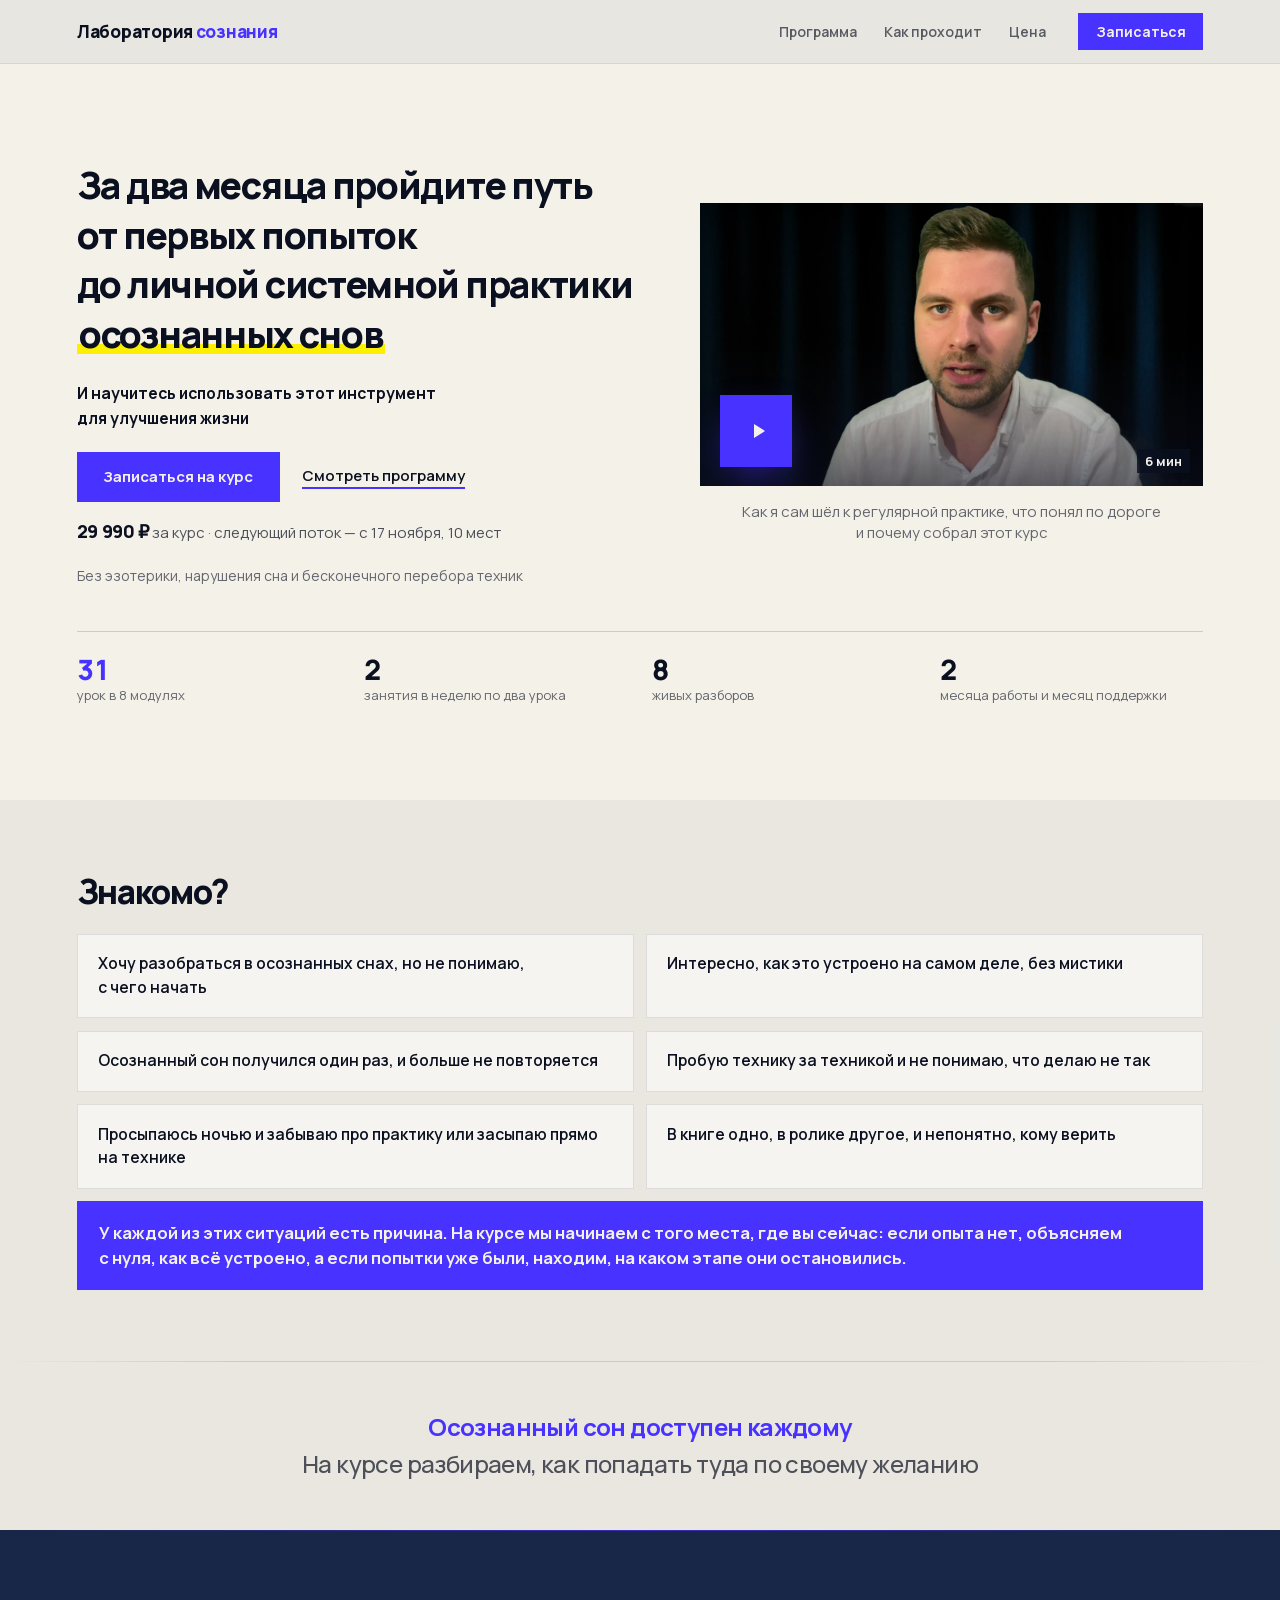
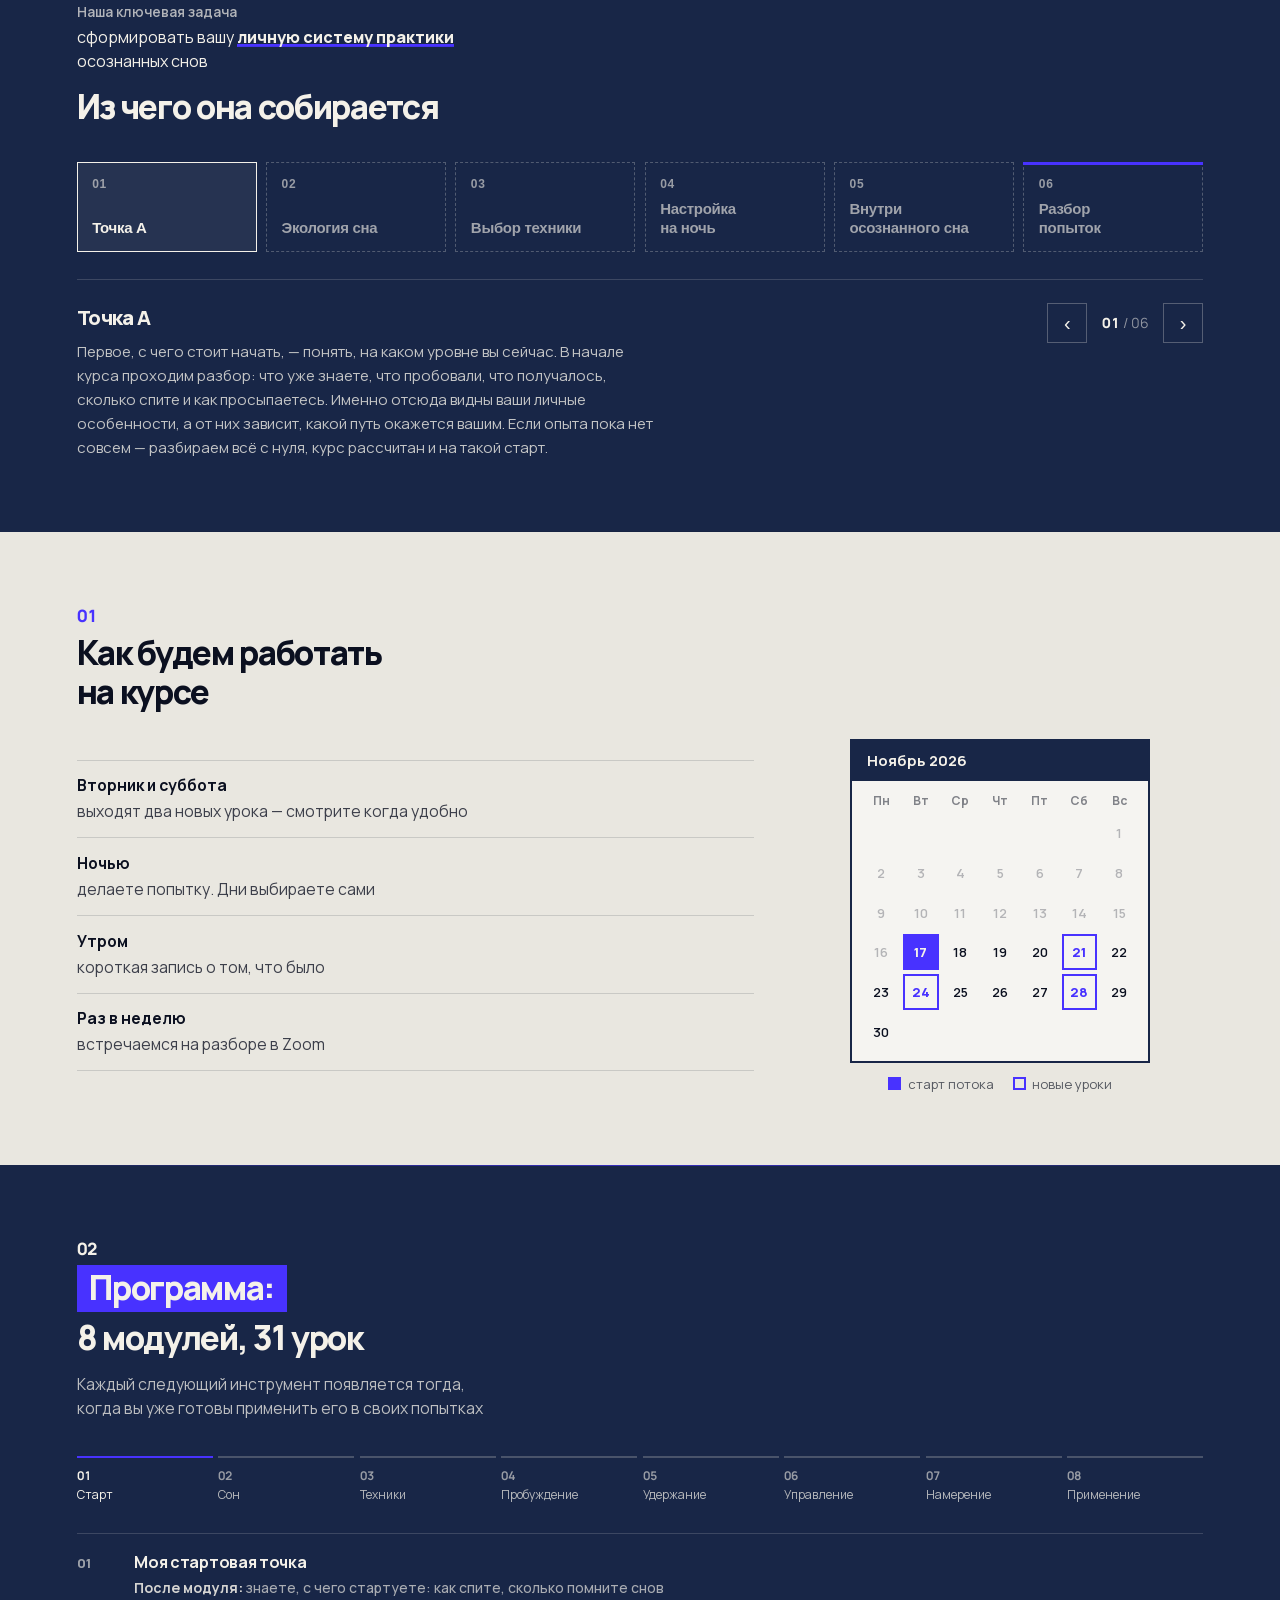
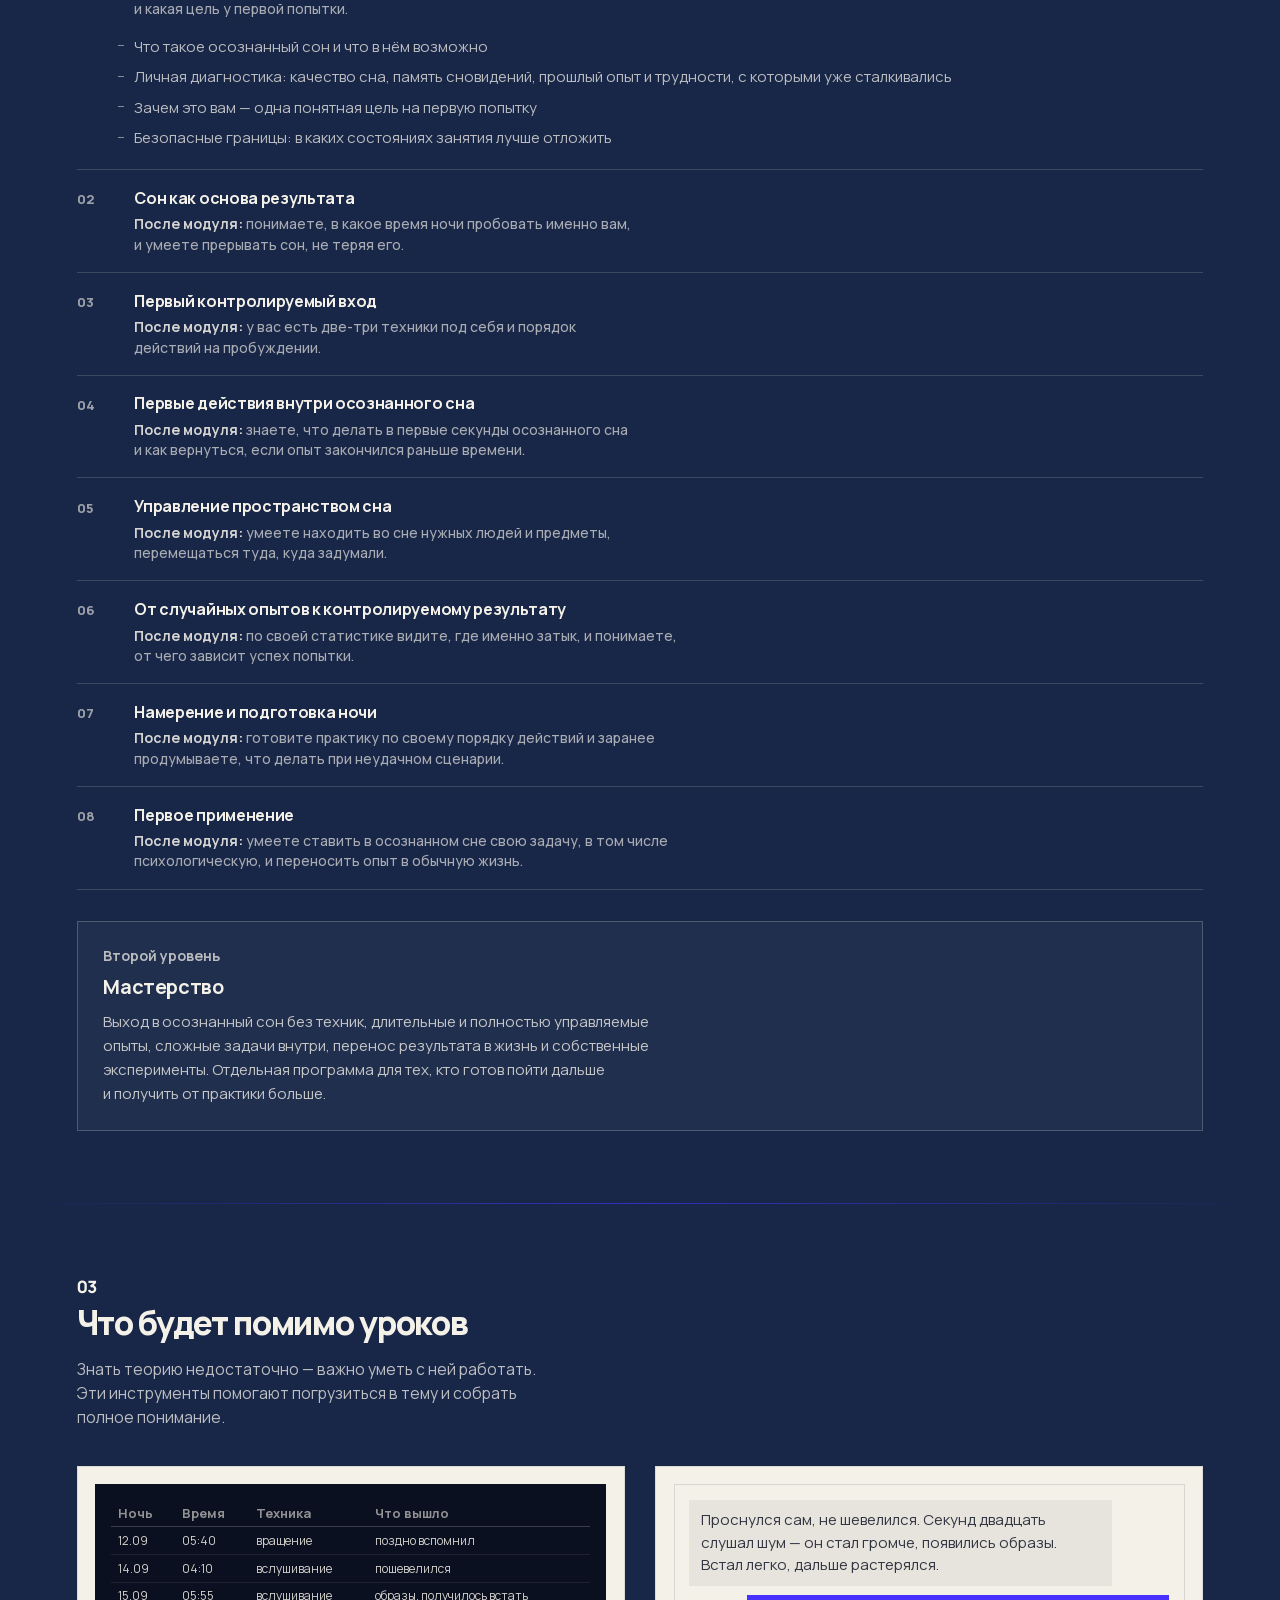
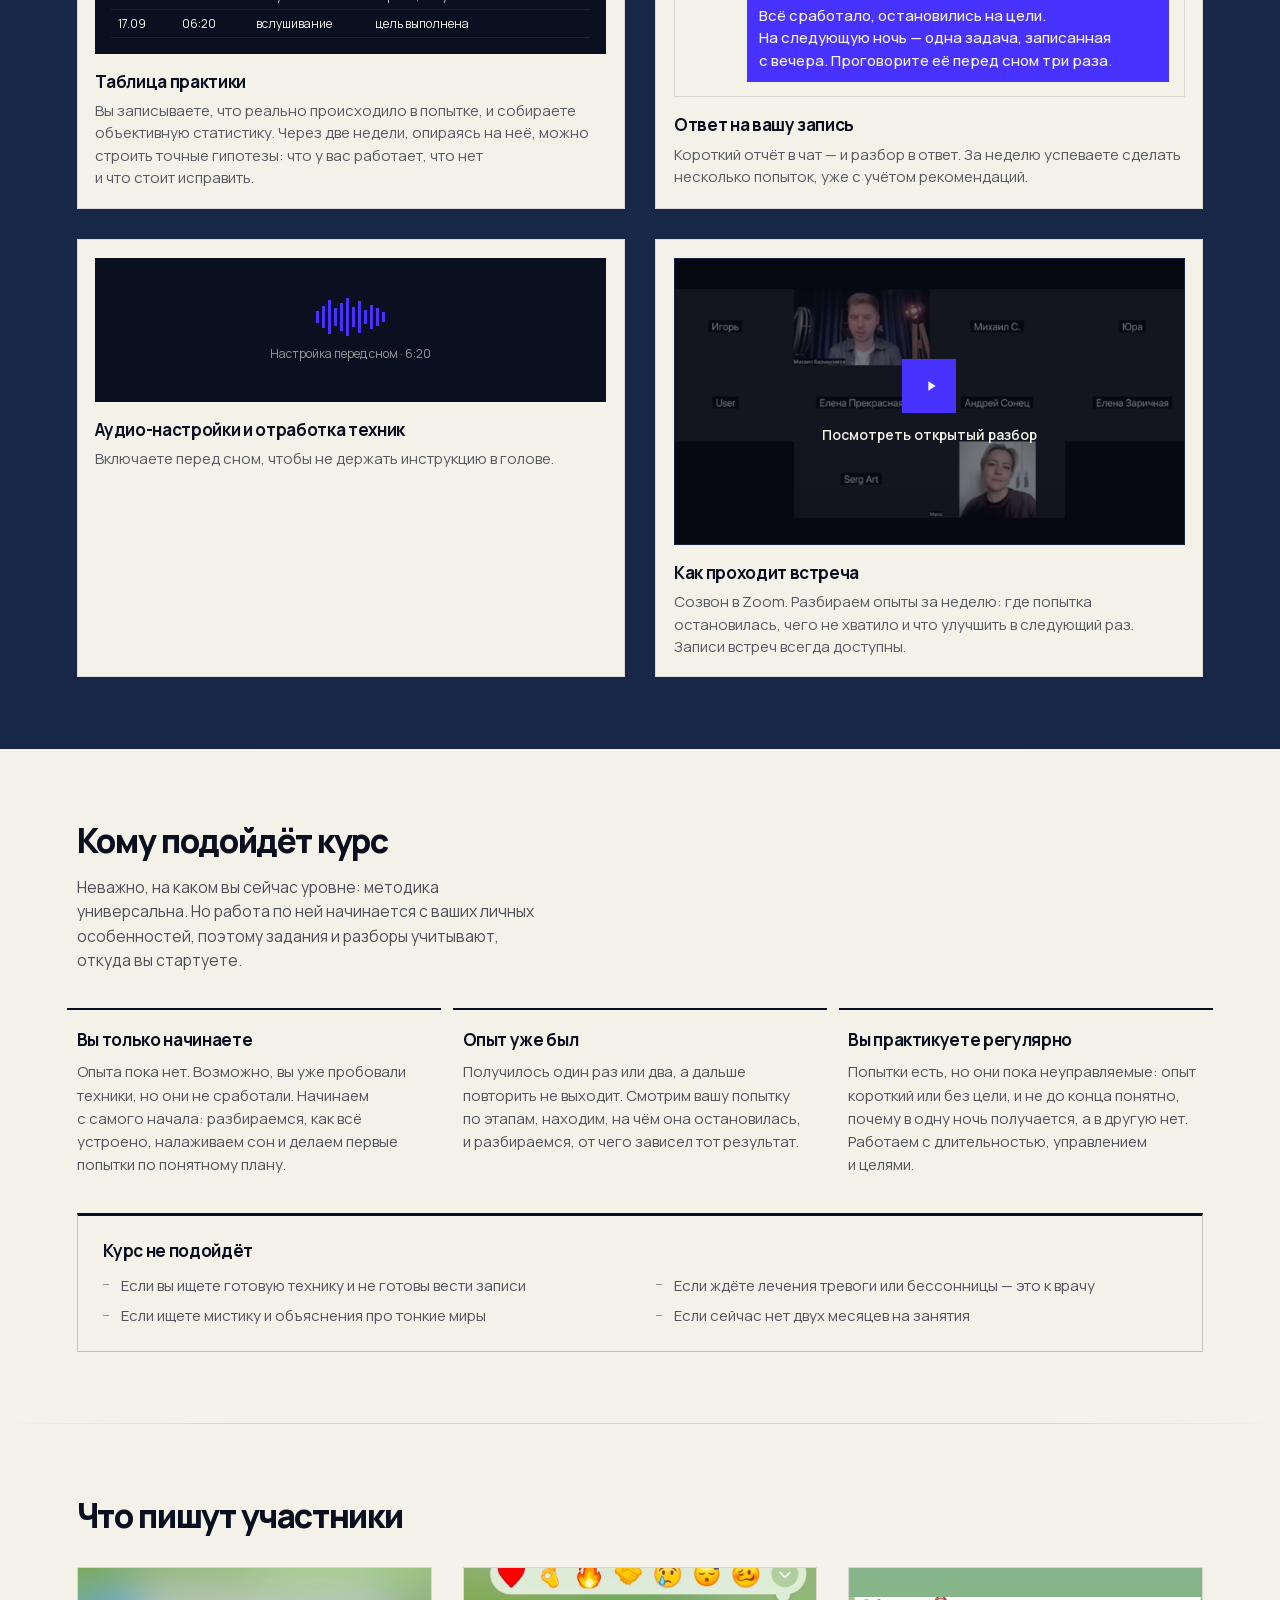
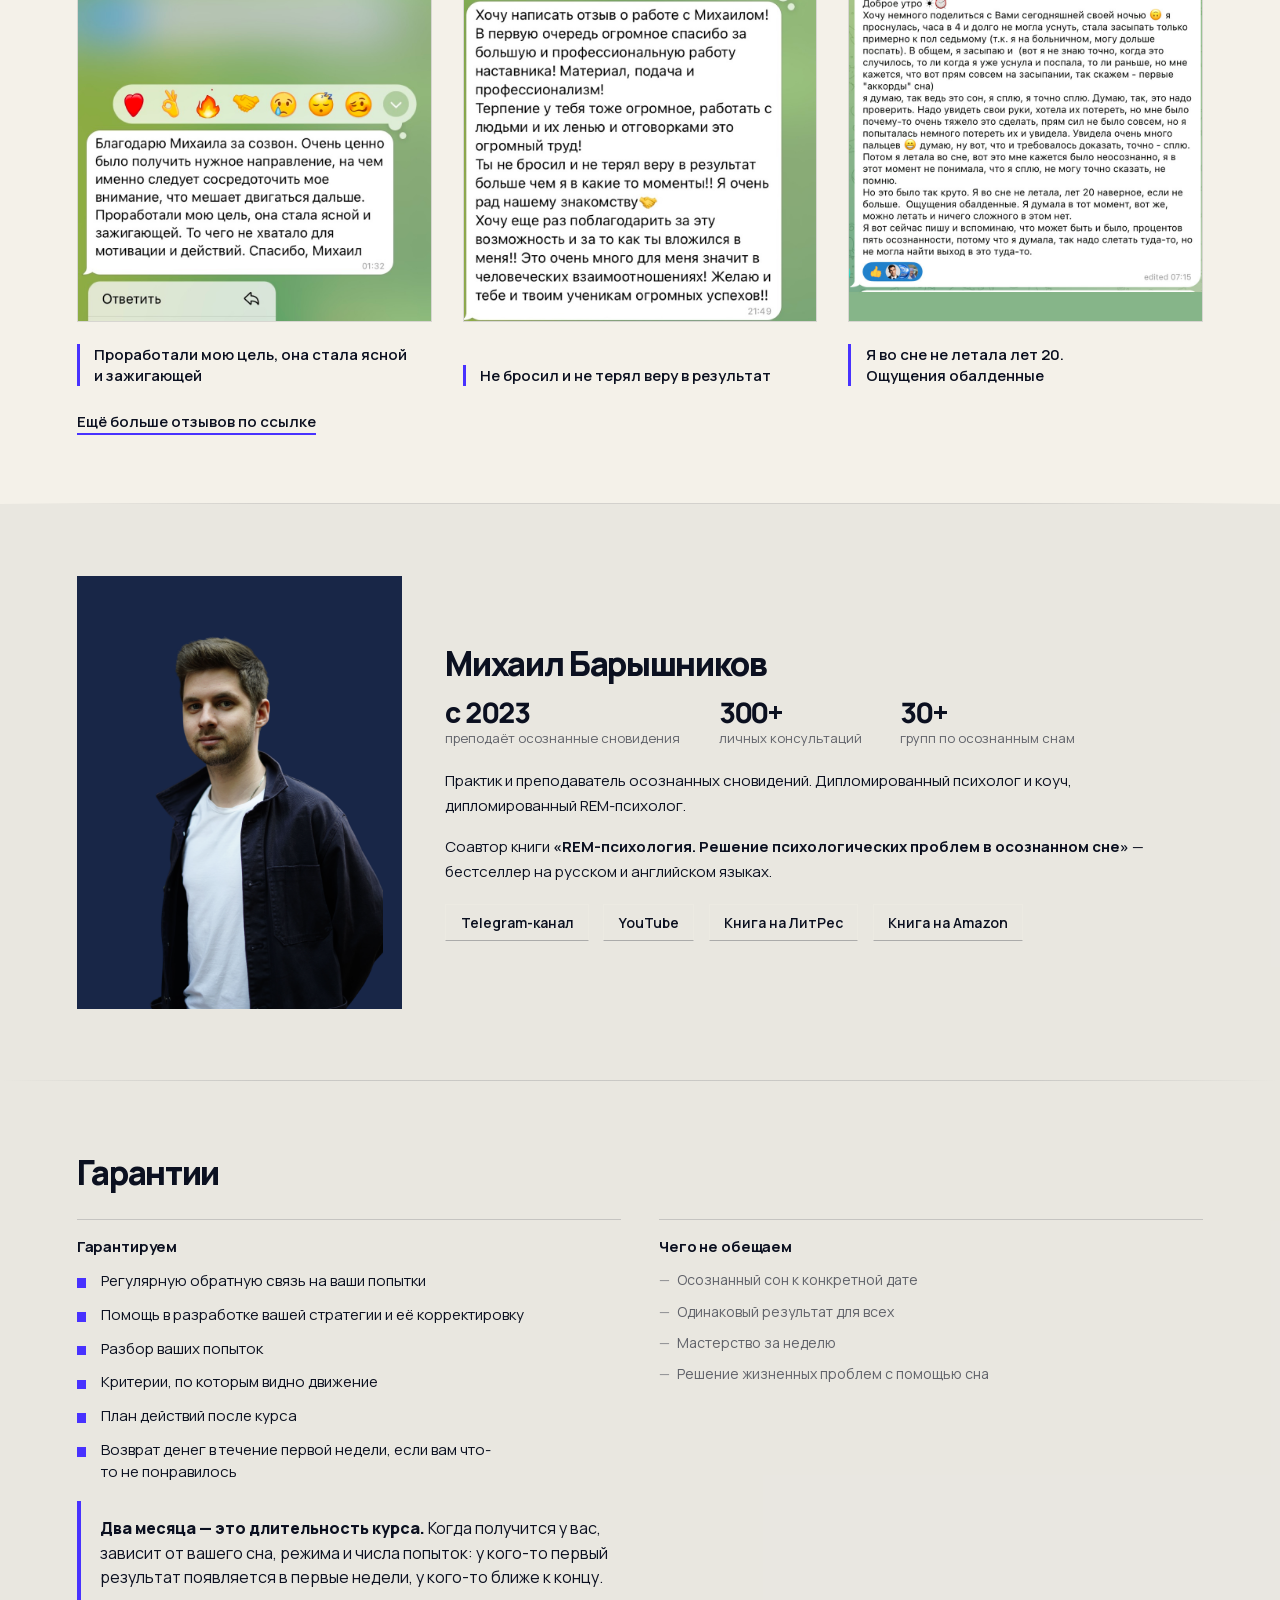
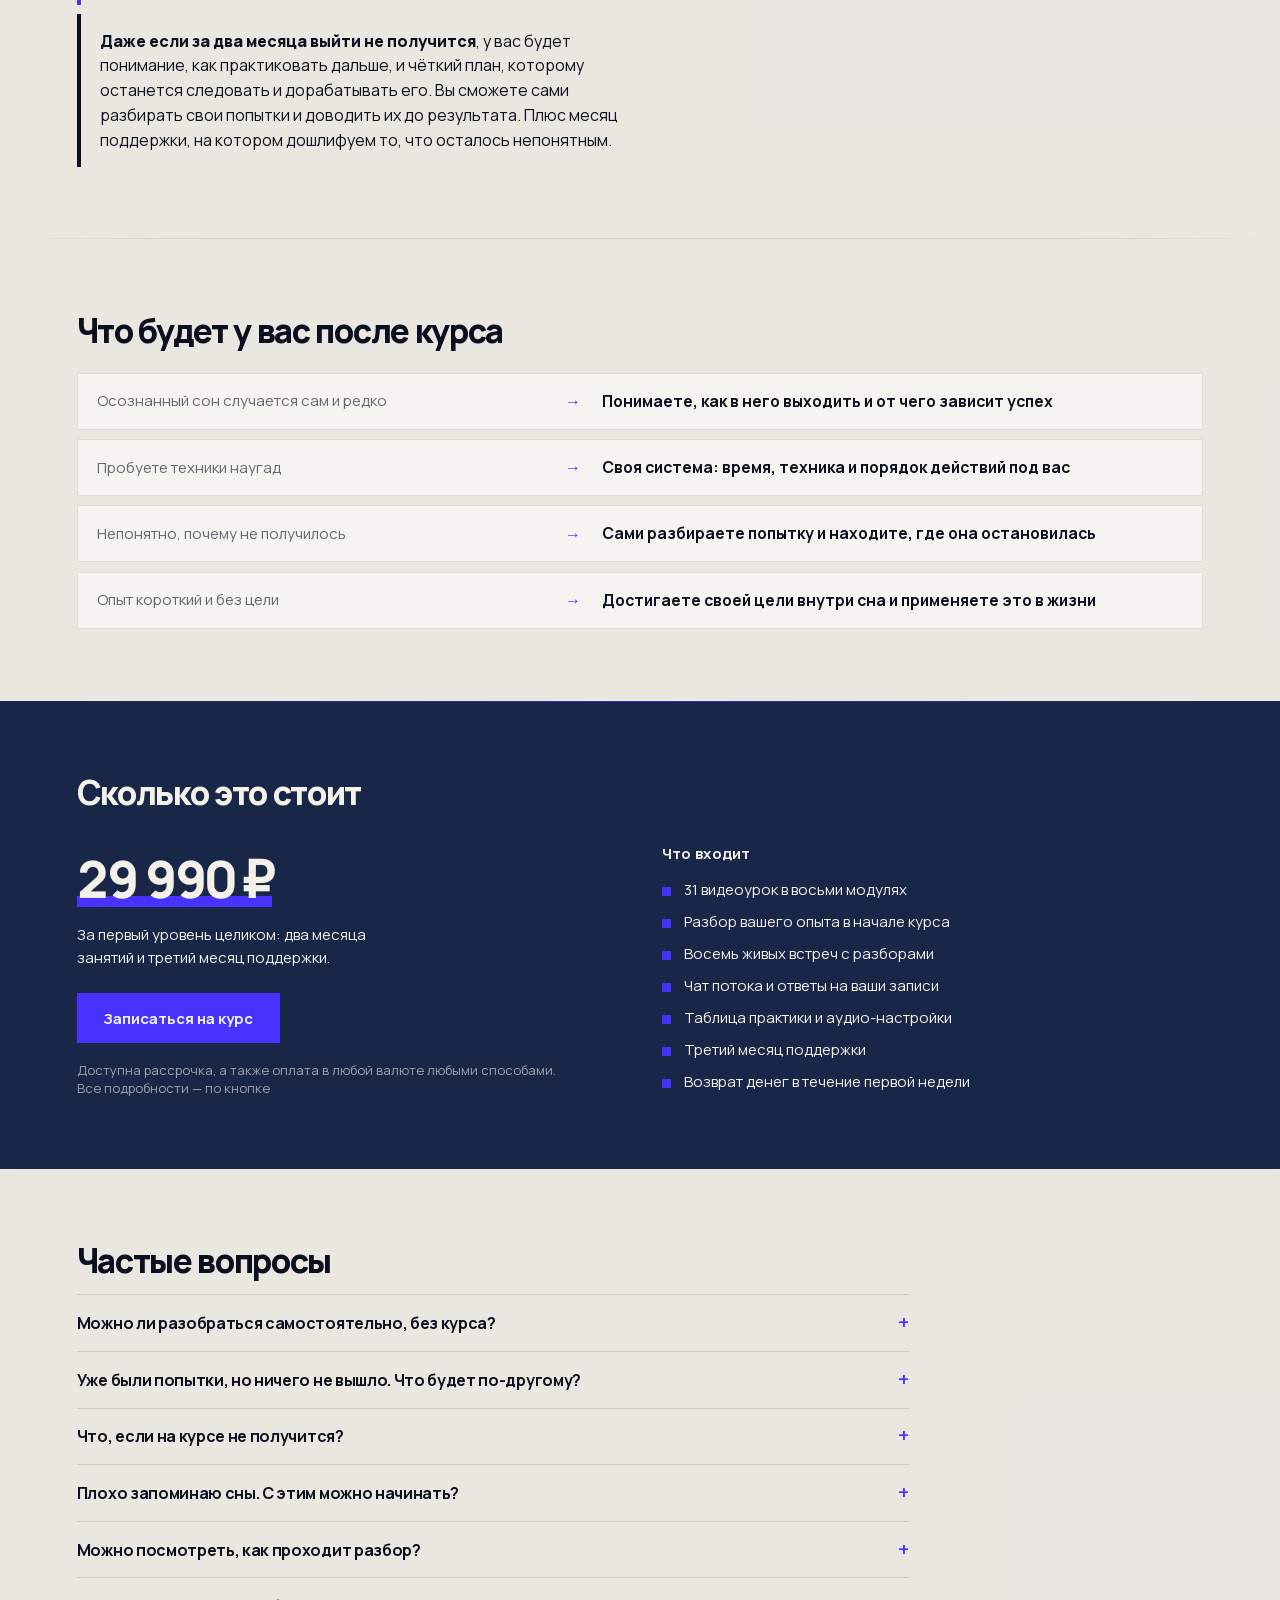
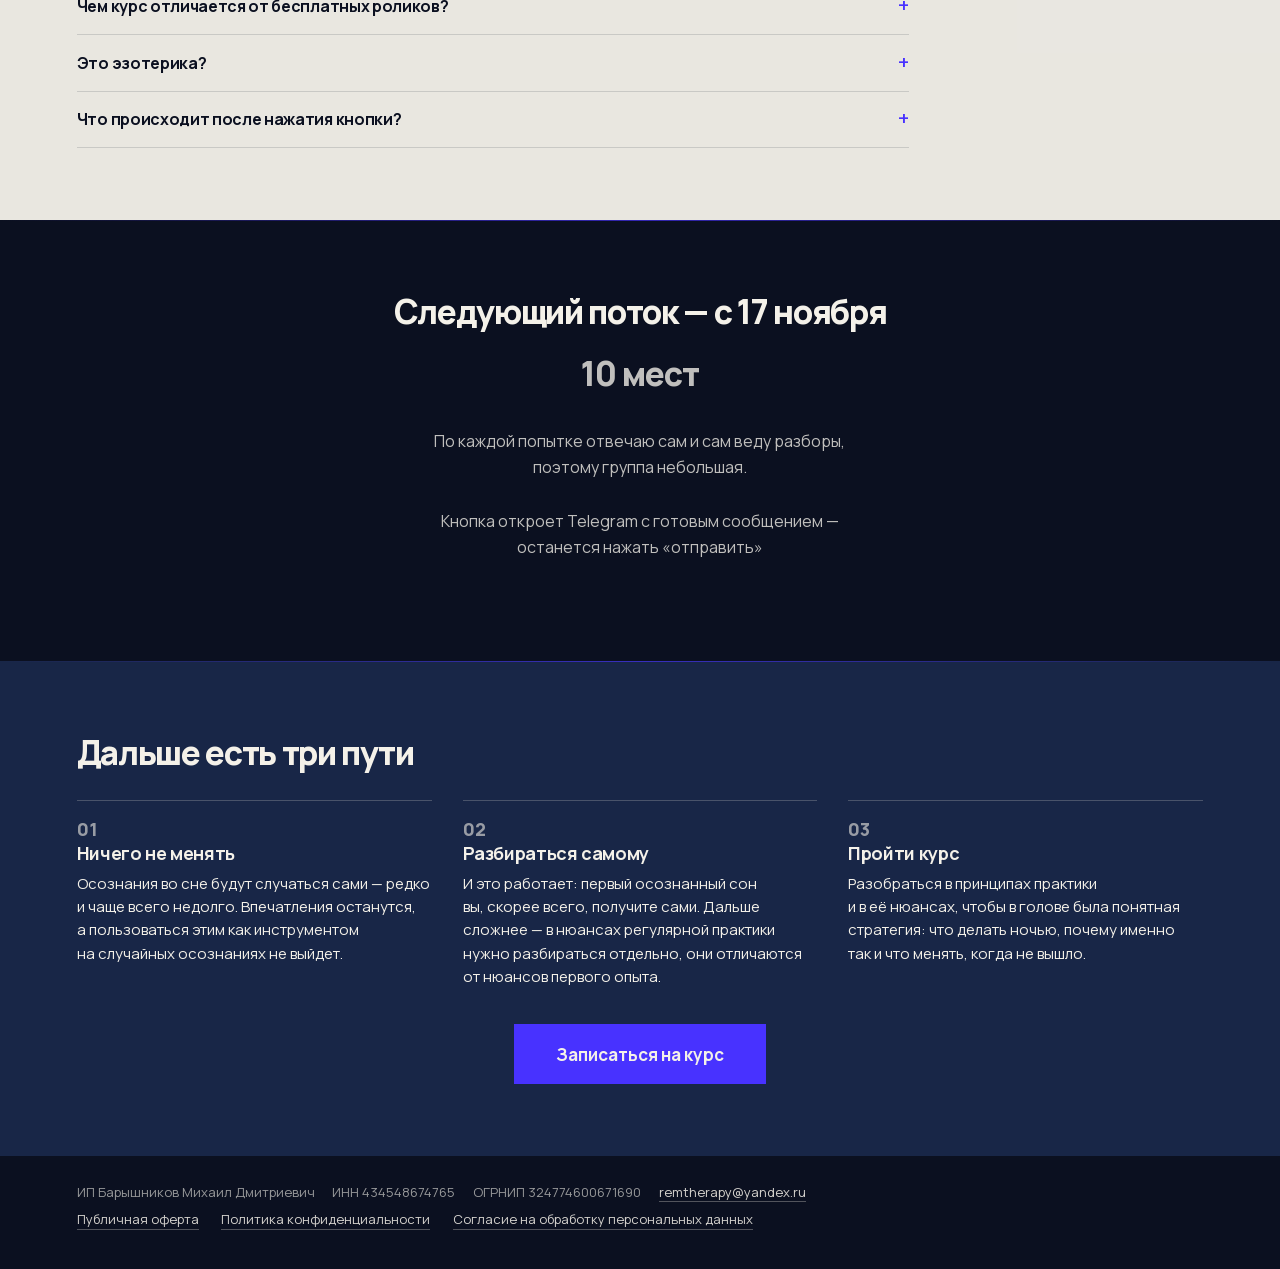
<file: index.html>
<!doctype html>
<html lang="ru">
<head>
<meta charset="utf-8">
<meta name="viewport" content="width=device-width,initial-scale=1">
<title>Курс по осознанным снам — Михаил Барышников</title>
<meta name="description" content="За два месяца — от первых попыток до личной системной практики осознанных снов. 31 урок в 8 модулях, 8 живых разборов, месяц поддержки после курса. Следующий поток — с 17 ноября.">
<meta name="author" content="Михаил Барышников">
<meta name="theme-color" content="#0B1020">

<link rel="icon" href="./favicon.svg">
<link rel="apple-touch-icon" href="./assets/touch-icon.png">
<link rel="preload" as="font" type="font/woff2" href="./fonts/manrope-400-800-cyrillic.woff2" crossorigin>
<link rel="preload" as="font" type="font/woff2" href="./fonts/manrope-400-800-latin.woff2" crossorigin>
<link rel="stylesheet" href="./fonts.css">

<meta name="robots" content="noindex,nofollow">
<link rel="canonical" href="https://pr-dreamhacking.github.io/course/">

<!-- Превью ссылки: Telegram, VK, WhatsApp. Все кнопки страницы ведут в Telegram,
     значит ссылку будут пересылать там же — карточка важнее, чем поисковая выдача.
     Адреса абсолютные: относительный путь соцсети не подтягивают. -->
<meta property="og:type" content="website">
<meta property="og:url" content="https://pr-dreamhacking.github.io/course/">
<meta property="og:site_name" content="Лаборатория сознания">
<meta property="og:locale" content="ru_RU">
<meta property="og:title" content="За два месяца — от первых попыток до личной практики осознанных снов">
<meta property="og:description" content="За два месяца — от первых попыток до личной системной практики осознанных снов. 31 урок в 8 модулях, 8 живых разборов, месяц поддержки после курса. Следующий поток — с 17 ноября.">
<meta property="og:image" content="https://pr-dreamhacking.github.io/course/assets/og.png">
<meta property="og:image:type" content="image/png">
<meta property="og:image:width" content="1200">
<meta property="og:image:height" content="630">
<meta property="og:image:alt" content="Курс по осознанным снам, следующий поток — с 17 ноября">
<meta name="twitter:card" content="summary_large_image">
<meta name="twitter:title" content="За два месяца — от первых попыток до личной практики осознанных снов">
<meta name="twitter:description" content="За два месяца — от первых попыток до личной системной практики осознанных снов. 31 урок в 8 модулях, 8 живых разборов, месяц поддержки после курса. Следующий поток — с 17 ноября.">
<meta name="twitter:image" content="https://pr-dreamhacking.github.io/course/assets/og.png">
<style>
:root{
  --night:#0B1020; --paper:#F4F1E9; --indigo:#4832FF; --yellow:#FCEF00;
  --depth:#182647;
  --font:'Manrope',-apple-system,BlinkMacSystemFont,'Segoe UI',Roboto,sans-serif;
  --shell:min(1160px, 88vw);
  --bar:64px;
}
*{box-sizing:border-box}
html{background:var(--paper);scrollbar-color:rgba(11,16,32,.22) var(--paper);scroll-padding-bottom:var(--dock-h,0px)}
::-webkit-scrollbar{width:10px}
::-webkit-scrollbar-track{background:var(--paper)}
::-webkit-scrollbar-thumb{background:rgba(11,16,32,.22)}
::selection{background:var(--indigo);color:var(--night)}
body{margin:0;font-family:var(--font);background:var(--paper);color:var(--night);
  -webkit-font-smoothing:antialiased}
.wrap{width:var(--shell);margin:0 auto}

/* шапка */
.bar{position:fixed;top:0;left:0;right:0;z-index:20;height:var(--bar);
  background:var(--paper);box-shadow:inset 0 0 0 100vh rgba(24,38,71,.055);
  border-bottom:1px solid rgba(11,16,32,.12);
  display:flex;align-items:center}
.bar .wrap{display:flex;align-items:center;gap:2rem}
.brand{font-weight:800;font-size:1.0625rem;letter-spacing:-.015em}
.brand i{font-style:normal;color:var(--indigo)}
.nav{margin-left:auto;display:flex;gap:1.7rem}
.nav a{color:rgba(11,16,32,.66);text-decoration:none;font-size:.875rem;font-weight:600}
.nav a:hover{color:var(--night)}
.cta{display:inline-block;background:var(--indigo);color:var(--paper);text-decoration:none;
  font-weight:700;padding:.9rem 1.65rem;font-size:.9375rem}
.cta--s{padding:.56rem 1.1rem;font-size:.875rem}

/* экран: обе колонки одной высоты */
.hero{min-height:min(100svh, 800px);
  padding:calc(var(--bar) + clamp(1.6rem,4vh,2.6rem)) 0 clamp(1.6rem,4vh,2.6rem);
  display:flex;flex-direction:column;justify-content:center;gap:clamp(1.8rem,5vh,3.4rem)}
.grid{display:grid;grid-template-columns:minmax(0,1.08fr) minmax(0,.92fr);
  gap:clamp(1.6rem,2.6vw,2.8rem);align-items:center}
.col{display:flex;flex-direction:column;justify-content:center;min-width:0}
/* поля слева и справа равны: видео живёт внутри общего поля */
.col--media{margin-right:0;justify-content:flex-end}

h1{font-size:clamp(1.6rem,2.9vw,2.5rem);line-height:1.34;letter-spacing:-.035em;
  font-weight:800;margin:0 0 1.4rem}
.ln{display:block;white-space:nowrap}
h1 u{text-decoration:none;background-image:linear-gradient(var(--yellow),var(--yellow));
  background-size:100% .28em;background-position:0 88%;background-repeat:no-repeat;
  padding:0 .06em}
.sub{font-size:clamp(.98rem,1.15vw,1.0625rem);line-height:1.6;font-weight:700;margin:0 0 1.3rem}
.vid{font-size:.9375rem;line-height:1.5;margin:1.05rem 0 0;color:rgba(11,16,32,.70);
  text-align:center}
.act{display:flex;align-items:center;gap:1.4rem;flex-wrap:wrap}
.link{color:var(--night);text-decoration:none;font-weight:600;font-size:.9375rem;
  border-bottom:2px solid var(--indigo);padding-bottom:.12rem}
.without{margin:1.4rem 0 0;font-size:.875rem;line-height:1.45;color:rgba(11,16,32,.62)}

/* видео */
.play{width:100%;aspect-ratio:16/9;position:relative;display:flex;flex-direction:column;
  align-items:center;justify-content:center;gap:.95rem;background:var(--night);
  background-image:radial-gradient(74% 92% at 50% 46%, rgba(72,50,255,.44), transparent 66%)}
.play__btn{width:60px;height:60px;background:var(--indigo);display:grid;
  place-items:center;box-shadow:0 16px 44px -16px var(--indigo)}
.play__btn svg{width:17px;height:17px;margin-left:3px}
.play__cap{font-size:.8125rem;
  color:rgba(244,241,233,.62)}

/* цифры — под видео, в той же колонке */
.facts{display:grid;grid-template-columns:repeat(4,1fr);gap:1.5rem;
  margin:0;padding:1.4rem 0 0;list-style:none;
  border-top:1px solid rgba(11,16,32,.16)}
.facts li{display:flex;flex-direction:column;gap:.3rem}
.facts b{font-size:1.75rem;font-weight:800;letter-spacing:-.03em;line-height:1;
  font-variant-numeric:tabular-nums}
.facts span{font-size:.8125rem;line-height:1.3;color:rgba(11,16,32,.62);white-space:nowrap}
.facts li:first-child b{color:var(--indigo)}

/* ── блок 2: конструктор ── */
.band{padding:clamp(3.5rem,8vh,6rem) 0;border-top:1px solid rgba(11,16,32,.10)}
.eyebrow{font-size:.875rem;
  color:var(--indigo);font-weight:700;margin:0 0 .9rem}
h2{font-size:clamp(1.5rem,2.6vw,2.25rem);line-height:1.18;letter-spacing:-.035em;
  font-weight:800;margin:0 0 .9rem;max-width:20ch}
.band__lede{font-size:clamp(.98rem,1.15vw,1.0625rem);line-height:1.55;margin:0 0 clamp(2rem,4vh,3rem);
  max-width:52ch;color:rgba(11,16,32,.72)}

/* антураж: гипнограмма — реальный график фаз сна, фоном тёмных полос */
.band--dark, .band--night{position:relative;overflow:hidden}
.band--dark::before{display:none}
.band--night::before{content:'';position:absolute;left:0;right:0;bottom:0;
  height:min(46%, 320px);opacity:.16;pointer-events:none;
  background-repeat:no-repeat;background-size:100% 100%;background-position:bottom;
  background-image:url("data:image/svg+xml,%3Csvg xmlns='http://www.w3.org/2000/svg' viewBox='0 0 1200 200' preserveAspectRatio='none'%3E%3Cpath d='M0 40 H90 V95 H175 V150 H260 V95 H330 V20 H400 V95 H480 V150 H560 V180 H640 V95 H700 V20 H770 V95 H850 V150 H930 V95 H1000 V20 H1080 V60 H1200' fill='none' stroke='%234832FF' stroke-width='2'/%3E%3C/svg%3E")}
.band--dark > .wrap, .band--night > .wrap{position:relative;z-index:1}

/* мягкий стык светлого и тёмного — как рассвет */
.band--dark::after, .band--night::after{content:'';position:absolute;left:0;right:0;top:0;height:1px;
  background:linear-gradient(90deg,transparent,rgba(72,50,255,.65),transparent)}

/* дыхание у видео — очень медленное, почти незаметное */
@media(prefers-reduced-motion:no-preference){
  .play__btn{animation:breathe 6s ease-in-out infinite}
}
@keyframes breathe{0%,100%{box-shadow:0 16px 44px -16px var(--indigo)}
  50%{box-shadow:0 16px 60px -14px var(--indigo)}}

/* нажатие: кнопка отвечает на палец */
.cta,.arw,.tile,.link{transition-property:transform,background-color,border-color,color;
  transition-duration:.2s;transition-timing-function:cubic-bezier(.2,.8,.2,1)}
.cta:active,.arw:active{transform:scale(.97)}

/* тёмная полоса — отличается от первого экрана */
.band--dark{background:var(--depth);color:var(--paper);border-top:0}
.band--dark .eyebrow{color:rgba(244,241,233,.55)}
.band--dark h2{color:var(--paper)}

.ctor{display:grid;gap:clamp(1.6rem,3vh,2.4rem);margin-top:clamp(1.8rem,4vh,2.8rem)}
.ctor__tiles{display:grid;grid-template-columns:repeat(6,1fr);gap:.6rem}
.tile{position:relative;min-height:5.6rem;border:1px dashed rgba(244,241,233,.26);
  background:transparent;cursor:pointer;padding:.85rem .9rem;display:flex;
  flex-direction:column;justify-content:space-between;align-items:flex-start;text-align:left;
  transition:background-color .45s ease,border-color .35s ease,transform .22s ease}
.tile__n{font-size:.75rem;font-weight:800;letter-spacing:.06em;color:rgba(244,241,233,.58);
  transition:color .35s ease}
.tile__t{font-size:.9375rem;font-weight:700;letter-spacing:-.02em;line-height:1.25;
  color:rgba(244,241,233,.62);transition:color .35s ease}
.tile.is-set{background:var(--indigo);border-color:var(--indigo);border-style:solid}
.tile.is-set .tile__n{color:rgba(244,241,233,.72)}
.tile.is-set .tile__t{color:var(--paper)}
.tile.is-now{border:1px solid var(--paper);background:rgba(244,241,233,.06)}
.tile.is-now .tile__n{color:rgba(244,241,233,.58)}
.tile.is-now .tile__t{color:var(--paper)}
.tile:hover{transform:translateY(-2px)}
/* ключевой шаг — основная работа курса */
.tile--key{border-color:rgba(244,241,233,.26)}
.tile--key::before{content:'';position:absolute;left:-1px;right:-1px;top:-1px;height:3px;
  background:var(--indigo)}
.tile--key .tile__n{color:rgba(244,241,233,.58)}
.tile--key.is-set{background:var(--indigo);border-color:var(--paper)}
.tile--key.is-set .tile__n,.tile--key.is-set .tile__t{color:var(--night)}
.tile--key.is-now{border-color:var(--indigo);background:rgba(72,50,255,.16)}
.tile__t{min-height:2.4em;display:flex;align-items:flex-end}
.tile__t{hyphens:none}

.ctor__side{display:grid;grid-template-columns:minmax(0,1fr) auto;gap:clamp(1.5rem,3vw,3rem);
  align-items:start;padding-top:clamp(1.2rem,2.5vh,1.8rem);
  border-top:1px solid rgba(244,241,233,.16)}
.ctor__pages{min-height:6.5rem}
.ctor .page h3{font-size:clamp(1.15rem,1.6vw,1.45rem);letter-spacing:-.03em;font-weight:800;
  margin:0 0 .6rem;color:var(--paper)}
.ctor .page p{margin:0;font-size:clamp(.94rem,1.08vw,1rem);line-height:1.6;
  color:rgba(244,241,233,.78);max-width:64ch}
.ctor .page.in{animation:pin .4s ease both}
@keyframes pin{from{opacity:0;transform:translateY(8px)}to{opacity:1;transform:none}}

.ctor__nav{display:flex;align-items:center;gap:.9rem}
.arw{width:2.5rem;height:2.5rem;border:1px solid rgba(244,241,233,.28);background:transparent;
  color:var(--paper);font-size:1.25rem;line-height:1;cursor:pointer;
  transition:background-color .2s ease,border-color .2s ease}
.arw:hover{background:var(--indigo);border-color:var(--indigo)}
.ctor__count{font-size:.875rem;color:rgba(244,241,233,.55);font-variant-numeric:tabular-nums;
  white-space:nowrap}
.ctor__count b{color:var(--paper);font-weight:800}

/* ── общие для блоков 3–11 ── */
.band--paper{background:var(--paper);box-shadow:inset 0 0 0 100vh rgba(24,38,71,.05)}
.band--night{background:var(--night);color:var(--paper)}
.band--night h2{color:var(--paper)}
.band__lede--dark{color:rgba(244,241,233,.75)}
.band--dark .band__lede{color:rgba(244,241,233,.75)}

/* чему научитесь */
.learn{list-style:none;margin:clamp(1.6rem,3.5vh,2.4rem) 0 0;padding:0;display:grid;
  grid-template-columns:repeat(2,minmax(0,1fr));grid-auto-flow:column;grid-template-rows:repeat(5,auto);
  gap:0 clamp(2rem,4vw,4rem)}
.learn li{display:grid;grid-template-columns:2.2rem 1fr;gap:.8rem;align-items:baseline;
  padding:1rem 0;border-top:1px solid rgba(11,16,32,.12);font-size:clamp(.94rem,1.06vw,1rem);
  line-height:1.5}
.learn__n{font-size:.75rem;font-weight:800;color:var(--indigo);letter-spacing:.05em}
.learn b{font-weight:800}

/* ритм недели */

/* программа */
.mods{margin-top:clamp(1.6rem,3.5vh,2.4rem);border-top:1px solid rgba(244,241,233,.16)}
.mod{border-bottom:1px solid rgba(244,241,233,.16)}
.mod summary{display:grid;grid-template-columns:2.6rem 1fr;gap:1rem;align-items:center;
  padding:1.05rem 0;cursor:pointer;list-style:none}
.mod summary::-webkit-details-marker{display:none}
.mod__n{font-size:.8125rem;font-weight:800;color:rgba(244,241,233,.6)}
.mod__t{font-size:clamp(1rem,1.2vw,1.125rem);font-weight:700;letter-spacing:-.02em}
.mod__c{font-size:.8125rem;color:rgba(244,241,233,.58);white-space:nowrap}
.mod[open] .mod__t{color:var(--paper)}
.mod ul{margin:0 0 1.2rem;padding:0 0 0 3.6rem;list-style:none;display:grid;gap:.5rem}
.mod li{font-size:.9375rem;line-height:1.5;color:rgba(244,241,233,.74);position:relative}
.mod li::before{content:'';position:absolute;left:-1rem;top:.62em;width:.35rem;height:1px;
  background:rgba(244,241,233,.5)}
/* частые вопросы — на светлом фоне, устроены как модули программы */
.faq{border-top:1px solid rgba(11,16,32,.14);max-width:52rem}
.faq__q{border-bottom:1px solid rgba(11,16,32,.14)}
.faq__q summary{display:grid;grid-template-columns:1fr 1.25rem;gap:1rem;align-items:center;
  padding:1.05rem .6rem;margin-inline:-.6rem;cursor:pointer;list-style:none;
  font-size:clamp(1rem,1.2vw,1.125rem);font-weight:700;letter-spacing:-.02em;
  transition:background-color .25s ease}
.faq__q summary::-webkit-details-marker{display:none}
.faq__q summary::after{content:'+';justify-self:end;font-size:1.25rem;font-weight:500;
  line-height:1;color:var(--indigo)}
.faq__q[open] summary::after{content:'−'}
.faq__q summary:hover{background:rgba(11,16,32,.04)}
.faq__q p{margin:0 0 1.2rem;font-size:.9375rem;line-height:1.6;color:rgba(11,16,32,.74);max-width:64ch}
.faq__q a{color:var(--night);text-decoration:none;border-bottom:2px solid var(--indigo)}
.mod__n{align-self:start;padding-top:.22rem}
@media(max-width:480px){h1{font-size:min(1.6rem,5.7vw)}}
@media(max-width:360px){.mod__t{font-size:.9375rem}}
.mod__b{display:grid;gap:.35rem}
.mod__r{font-size:.875rem;line-height:1.45;font-weight:500;color:rgba(244,241,233,.66);max-width:62ch}
.mod__r b{font-weight:700;color:rgba(244,241,233,.86)}
.final__why{margin:.2rem auto 0;max-width:40ch;font-size:clamp(.98rem,1.15vw,1.0625rem);line-height:1.5;
  color:rgba(244,241,233,.82);text-align:center}
.legal{background:var(--night);color:rgba(244,241,233,.6);padding:1.6rem 0 2rem;font-size:.8125rem;line-height:1.6}
.legal p{margin:0 0 .4rem}
.legal__req{display:flex;flex-wrap:wrap;gap:.1rem 1.1rem}
.legal a{color:rgba(244,241,233,.86);text-decoration:none;border-bottom:1px solid rgba(244,241,233,.3)}
.legal a:hover{border-bottom-color:var(--indigo)}
.legal__docs{display:flex;flex-wrap:wrap;gap:.4rem 1.4rem}
/* плашка с ценой внизу экрана: появляется после первого экрана */
.dock{position:fixed;left:0;right:0;bottom:0;z-index:19;background:var(--paper);
  box-shadow:inset 0 0 0 100vh rgba(24,38,71,.055);border-top:1px solid rgba(11,16,32,.12);
  padding:.7rem 0;transform:translateY(100%);visibility:hidden;
  transition:transform .3s ease,visibility 0s linear .3s}
.dock.is-on{transform:none;visibility:visible;transition:transform .3s ease}
.dock__in{display:flex;align-items:center;justify-content:center;gap:1.6rem}
.dock__t{margin:0;font-size:.9375rem;color:rgba(11,16,32,.72)}
.dock__t b{color:var(--night);font-weight:800;font-size:1.0625rem;letter-spacing:-.02em}
.dock__cta{padding:.7rem 1.6rem;font-size:.9375rem;white-space:nowrap}
@media(max-width:480px){
  .dock__in{justify-content:space-between;gap:.8rem}
  .dock__t{font-size:.8125rem;line-height:1.35}
  .dock__t b{font-size:.9375rem;display:block}
  .dock__cta{padding:.65rem 1.1rem;font-size:.875rem}
}
@media(prefers-reduced-motion:reduce){.dock,.dock.is-on{transition:none}}
.hero-price{margin:1.1rem 0 0;font-size:.9375rem;color:rgba(11,16,32,.72)}
.hero-price b{color:var(--night);font-weight:800;font-size:1.125rem;letter-spacing:-.02em}
/* «Знакомо?» — ситуации словами людей */
.znak__list{list-style:none;margin:clamp(1rem,2.5vh,1.6rem) 0 0;padding:0;display:grid;
  grid-template-columns:repeat(2,minmax(0,1fr));gap:.8rem}
.znak__list li{background:rgba(255,255,255,.55);border:1px solid rgba(11,16,32,.1);padding:1.1rem 1.25rem;
  font-size:clamp(.98rem,1.15vw,1.0625rem);line-height:1.5;font-weight:600}
.znak__end{margin:.8rem 0 0;padding:1.2rem 1.4rem;background:var(--indigo);color:var(--paper);
  font-size:clamp(1rem,1.3vw,1.1875rem);line-height:1.5;font-weight:700}
@media(max-width:760px){.znak__list{grid-template-columns:1fr}}
/* было → стало */
.bs{list-style:none;margin:clamp(1rem,2.5vh,1.6rem) 0 0;padding:0;display:grid;gap:.6rem}
.bs li{display:grid;grid-template-columns:minmax(0,1fr) 2rem minmax(0,1.3fr);align-items:center;gap:.8rem;
  padding:1rem 1.2rem;background:rgba(255,255,255,.55);border:1px solid rgba(11,16,32,.1)}
.bs__was{font-size:.9375rem;line-height:1.45;color:rgba(11,16,32,.62)}
.bs__arr{color:var(--indigo);font-weight:700;text-align:center}
.bs__now{font-size:clamp(.98rem,1.15vw,1.0625rem);line-height:1.45;font-weight:700}
@media(max-width:600px){.bs li{grid-template-columns:1fr;gap:.25rem}.bs__arr{text-align:left}}
/* календарь потока */
.cal{width:100%;max-width:300px;margin-inline:auto;border:2px solid var(--depth);background:rgba(255,255,255,.55)}
.cal__head{background:var(--depth);color:var(--paper);font-weight:700;font-size:.9375rem;padding:.6rem .9rem}
.cal__grid{display:grid;grid-template-columns:repeat(7,minmax(0,1fr));gap:.25rem;padding:.7rem}
.cal__wd{text-align:center;font-size:.75rem;font-weight:700;color:rgba(11,16,32,.5);padding-bottom:.15rem}
.cal__d{aspect-ratio:1;display:grid;place-items:center;font-size:.8125rem;font-weight:600;color:var(--night)}
.cal__d--off{color:rgba(11,16,32,.28)}
.cal__d--start{background:var(--indigo);color:var(--paper);font-weight:800}
.cal__d--lesson{box-shadow:inset 0 0 0 2px var(--indigo);color:var(--indigo);font-weight:800}
.cal__legend{display:flex;flex-wrap:wrap;justify-content:center;gap:.4rem 1.2rem;margin-top:.75rem;
  font-size:.8125rem;color:rgba(11,16,32,.66)}
.cal__key{display:inline-block;width:.8rem;height:.8rem;margin-right:.4rem;vertical-align:-.1em}
.cal__key--start{background:var(--indigo)}
.cal__key--lesson{box-shadow:inset 0 0 0 2px var(--indigo)}
.lvl2{margin:clamp(1.6rem,3.5vh,2.4rem) 0 0;padding:1.5rem 1.6rem;
  border:1px solid rgba(244,241,233,.22);background:rgba(244,241,233,.04)}
.lvl2__lab{display:block;font-size:.875rem;
  color:rgba(244,241,233,.72);font-weight:700;margin-bottom:.5rem}
.lvl2 h3{margin:0 0 .6rem;font-size:1.25rem;letter-spacing:-.02em;color:var(--paper)}
.lvl2 p{margin:0;font-size:.9375rem;line-height:1.6;color:rgba(244,241,233,.78);max-width:64ch}

/* три состояния */
.three{display:grid;grid-template-columns:repeat(3,minmax(0,1fr));gap:clamp(1.2rem,2.4vw,2.2rem);
  margin-top:clamp(1.6rem,3.5vh,2.4rem)}
.st{padding-top:1.1rem;border-top:2px solid var(--night)}
.st h3{margin:0 0 .6rem;font-size:1.0625rem;letter-spacing:-.02em}
.st p{margin:0;font-size:.9375rem;line-height:1.55;color:rgba(11,16,32,.7)}

/* гарантии */
.gu{display:grid;grid-template-columns:minmax(0,1.25fr) minmax(0,.75fr);
  gap:clamp(1.6rem,3vw,3rem);margin-top:clamp(1.6rem,3.5vh,2.4rem)}
.gu ul{margin:0;padding:0;list-style:none;display:grid;gap:.7rem}
.gu__yes{padding:1rem 0 0;border-top:1px solid rgba(11,16,32,.16)}
.gu__yes li{padding-left:1.5rem;position:relative;font-size:clamp(.94rem,1.06vw,1rem);line-height:1.5}
.gu__yes li::before{content:'';position:absolute;left:0;top:.55em;width:.6rem;height:.6rem;
  background:var(--indigo)}
.gu__no{padding:1rem 0 0;border-top:1px solid rgba(11,16,32,.16)}
.gu__no h3{margin:0 0 .8rem;font-size:.9375rem;letter-spacing:.02em}
.gu__no li{font-size:.875rem;line-height:1.45;color:rgba(11,16,32,.62);padding-left:1.1rem;position:relative}
.gu__no li::before{content:'—';position:absolute;left:0;color:rgba(11,16,32,.4)}

/* автор */
.author{display:grid;grid-template-columns:minmax(0,.3fr) minmax(0,.7fr);
  gap:clamp(1.8rem,3.4vw,3.4rem);align-items:center}
.author p{font-size:clamp(.94rem,1.08vw,1rem);line-height:1.65;color:rgba(244,241,233,.8);margin:0 0 1rem}
.ph{display:flex;flex-direction:column;align-items:center;justify-content:center;gap:.4rem;
  border:1px dashed rgba(244,241,233,.28);background:repeating-linear-gradient(135deg,
  transparent 0 9px, rgba(244,241,233,.035) 9px 18px);color:rgba(244,241,233,.6);padding:1.4rem}
.ph--portrait{aspect-ratio:4/5}
.ph--book{margin-top:1.4rem;min-height:8rem}
.ph__t{font-size:.9375rem;font-weight:700}
.ph__d{font-size:.8125rem}

/* портрет */


.note-red{margin:1rem 0 0;font-size:.8125rem;color:rgba(244,241,233,.58)}
.band:not(.band--dark):not(.band--night) .note-red{color:rgba(11,16,32,.5)}

/* что внутри */
.card{background:var(--paper);border:1px solid rgba(11,16,32,.1);padding:1.1rem;
  transition:border-color .3s ease,transform .3s ease}
.card:hover{border-color:rgba(72,50,255,.35);transform:translateY(-2px)}
.card__vis{background:var(--night);padding:1rem;min-height:9rem;display:flex;
  flex-direction:column;justify-content:center;gap:.55rem;margin-bottom:1rem}
.card__vis--chat{background:var(--paper);border:1px solid rgba(11,16,32,.12);padding:.9rem}
.card h3{margin:0 0 .45rem;font-size:1.0625rem;letter-spacing:-.02em}
.card p{margin:0;font-size:.9375rem;line-height:1.5;color:rgba(11,16,32,.68)}
.tbl{width:100%;border-collapse:collapse;font-size:.75rem;color:rgba(244,241,233,.85)}
.tbl th{text-align:left;font-weight:700;color:rgba(244,241,233,.58);padding:.25rem .4rem;
  border-bottom:1px solid rgba(244,241,233,.2);font-size:.8125rem}
.tbl td{padding:.3rem .4rem;border-bottom:1px solid rgba(244,241,233,.08)}
.tbl tr:last-child td{color:var(--paper)}
.msg{margin:0;font-size:.8125rem;line-height:1.45;padding:.6rem .75rem;max-width:88%}
.msg--in{background:rgba(11,16,32,.06);color:rgba(11,16,32,.8);align-self:flex-start}
.card .msg--out{background:var(--indigo);color:var(--paper);align-self:flex-end;font-weight:500}
.card .msg--in{color:rgba(11,16,32,.82)}
.card__vis--audio{align-items:center;justify-content:center}
.wave{display:flex;align-items:center;gap:3px;height:38px}
.wave i{width:3px;background:var(--indigo);display:block}
.wave i:nth-child(1){height:30%}.wave i:nth-child(2){height:60%}.wave i:nth-child(3){height:90%}
.wave i:nth-child(4){height:45%}.wave i:nth-child(5){height:75%}.wave i:nth-child(6){height:100%}
.wave i:nth-child(7){height:55%}.wave i:nth-child(8){height:85%}.wave i:nth-child(9){height:35%}
.wave i:nth-child(10){height:65%}.wave i:nth-child(11){height:45%}.wave i:nth-child(12){height:25%}
.audio__t{font-size:.75rem;color:rgba(244,241,233,.6)}
.card__vis--links{justify-content:center;gap:.5rem}
.card__vis--light{background:var(--paper);border:1px solid rgba(11,16,32,.12)}
.lnk-btn{display:flex;align-items:center;gap:.55rem;padding:.55rem .75rem;
  border:1px solid rgba(11,16,32,.14);color:rgba(11,16,32,.78);font-size:.8125rem;
  background:rgba(11,16,32,.02)}
.lnk-btn::before{content:'';width:.5rem;height:.5rem;background:var(--indigo);flex:0 0 auto}

/* отзывы */
.revs{display:grid;grid-template-columns:repeat(3,minmax(0,1fr));gap:clamp(1.2rem,2.4vw,2rem);
  margin-top:clamp(1.6rem,3.5vh,2.4rem)}
.rev{margin:0}
.rev img{width:100%;height:auto;display:block;border:1px solid rgba(11,16,32,.12)}
.rev figcaption{margin-top:.7rem;font-size:.875rem;line-height:1.45;color:rgba(11,16,32,.68);
  padding-left:.9rem;border-left:2px solid var(--indigo)}

/* ссылки автора */
.links{list-style:none;margin:1.2rem 0 0;padding:0;display:flex;flex-wrap:wrap;gap:.6rem .9rem}
.links a{display:inline-block;padding:.5rem .9rem;border:1px solid rgba(244,241,233,.3);
  color:var(--paper);text-decoration:none;font-size:.875rem;font-weight:600;
  transition:background-color .2s ease,border-color .2s ease}
.links a:hover{background:var(--indigo);border-color:var(--indigo)}

/* второй уровень — отдельно от программы */
.next-lvl{margin-top:clamp(1.6rem,3.5vh,2.4rem);padding:1.4rem 1.5rem;
  border:1px solid rgba(11,16,32,.16);background:rgba(24,38,71,.05)}
.next-lvl__lab{display:block;font-size:.875rem;
  color:rgba(11,16,32,.66);font-weight:700;margin-bottom:.5rem}
.next-lvl p{margin:0;font-size:.9375rem;line-height:1.6;color:rgba(244,241,233,.8);max-width:66ch}
.next-lvl b{color:var(--paper)}

/* цена: колонки по верху */

.final__seats{font-size:clamp(1.6rem,2.6vw,2.2rem);font-weight:800;letter-spacing:-.03em;
  color:var(--paper);margin:0 auto 1.8rem!important;font-size:clamp(1.6rem,2.6vw,2.2rem)!important}

/* три пути */
.ways{display:grid;grid-template-columns:repeat(3,minmax(0,1fr));
  gap:clamp(1.2rem,2.4vw,2.4rem);margin:clamp(1.6rem,3vh,2.4rem) 0 0;padding:0;list-style:none}
.way{display:block;padding-top:1rem;border-top:1px solid rgba(244,241,233,.22)}
.way__n{font-size:1.125rem;font-weight:800;color:rgba(11,16,32,.35)}
.way h3{margin:0 0 .45rem;font-size:1.125rem;letter-spacing:-.02em}
.way p{margin:0;font-size:.9375rem;line-height:1.55;color:rgba(11,16,32,.7);max-width:62ch}
.way--on .way__n{color:var(--indigo)}
.way--on h3{color:var(--indigo)}

/* цена */
.price{display:grid;grid-template-columns:minmax(0,1fr) minmax(0,1fr);
  gap:clamp(1.8rem,3.4vw,3.4rem);margin-top:clamp(1.6rem,3.5vh,2.4rem);align-items:start}
.price__l,.price__r{padding-top:0}
.price__r h3{margin-top:.55rem}
.price__v{font-size:clamp(2.2rem,4vw,3.2rem);font-weight:800;letter-spacing:-.04em;margin:0 0 .6rem;
  font-variant-numeric:tabular-nums}
.price__d{margin:0 0 1.5rem;font-size:.9375rem;line-height:1.55;color:rgba(11,16,32,.7);max-width:36ch}
.price__note{margin:1.1rem 0 0;font-size:.8125rem;color:rgba(11,16,32,.5)}
.price__r h3{margin:0 0 .9rem;font-size:.9375rem;letter-spacing:.02em}
.price__r ul{margin:0;padding:0;list-style:none;display:grid;gap:.6rem}
.price__r li{font-size:.9375rem;line-height:1.5;padding-left:1.4rem;position:relative;
  color:rgba(11,16,32,.78)}
.price__r li::before{content:'';position:absolute;left:0;top:.55em;width:.55rem;height:.55rem;
  background:var(--indigo)}

/* финал */
.final{text-align:center}
.final h2{max-width:none;margin-bottom:1rem}
.final p{margin:0 auto 1.8rem;max-width:52ch;font-size:1rem;line-height:1.6;
  color:rgba(244,241,233,.78)}
.cta--big{padding:1.15rem 2.6rem;font-size:1.0625rem}
.final__note{margin-top:1.4rem!important;font-size:.8125rem;color:rgba(244,241,233,.6)}

/* ═══ дизайнерский слой ═══ */

/* полоса прочитанного — тонкая, вверху */
.progress{position:fixed;top:0;left:0;height:2px;background:var(--indigo);z-index:30;
  width:0;transition:width .1s linear}

/* появление секций: один приём, не на каждом элементе */
@media(prefers-reduced-motion:no-preference){
  .rv{opacity:0;transform:translateY(14px);filter:blur(2px)}
  .rv.in{opacity:1;transform:none;filter:none;
    transition:opacity .7s cubic-bezier(.2,.8,.2,1),transform .7s cubic-bezier(.2,.8,.2,1),
               filter .7s cubic-bezier(.2,.8,.2,1)}
}

/* шов между секциями — обрывок гипнограммы */
.band + .band::before{content:'';position:absolute;left:0;right:0;top:-1px;height:1px;
  background:linear-gradient(90deg,transparent,rgba(11,16,32,.14) 20%,rgba(11,16,32,.14) 80%,transparent)}
.band{position:relative;border-top:0}

/* заголовки: сильнее контраст, тоньше трекинг */
h2{letter-spacing:-.04em}


/* цифры первого экрана: живые при появлении */
.facts b{transition:color .4s ease}

/* карточки и плитки — отклик на курсор */
.st,.st:hover,.mod summary{transition:background-color .25s ease;margin-inline:-.6rem;padding-inline:.6rem}
.mod summary:hover{background:rgba(244,241,233,.05)}
.rev img{transition:transform .4s cubic-bezier(.2,.8,.2,1),border-color .3s ease}
.rev:hover img{transform:translateY(-3px);border-color:rgba(72,50,255,.4)}
.links a:active{transform:scale(.97)}

/* цена — акцент на числе */
.price__v{position:relative;display:inline-block}
.price__v::after{content:'';position:absolute;left:0;right:0;bottom:.12em;height:.22em;
  background:var(--indigo);z-index:-1}
.price__l{position:relative;z-index:1}

/* первый экран: глубина за видео */
.col--media{position:relative}
.col--media::before{content:'';position:absolute;inset:-12% 0 -18% 0;z-index:-1;
  background:radial-gradient(60% 50% at 50% 45%, rgba(72,50,255,.16), transparent 70%);
  filter:blur(24px);pointer-events:none}

/* финал: гипнограмма ярче — конец пути */
.band--night::before{opacity:.24}


/* блок снятия «сам справлюсь» */
.band--self{background:var(--paper);box-shadow:inset 0 0 0 100vh rgba(24,38,71,.05)}
.self{display:grid;grid-template-columns:minmax(0,1fr) minmax(0,1.1fr);
  gap:clamp(1.6rem,3.4vw,3.4rem);align-items:start}
.self__h{font-size:clamp(1.6rem,2.9vw,2.5rem);line-height:1.12;letter-spacing:-.045em;
  margin:0;max-width:14ch}
.self__body p{margin:0 0 1rem;font-size:clamp(1rem,1.2vw,1.125rem);line-height:1.6;
  color:rgba(11,16,32,.78);max-width:62ch}
.lead-key{margin:0 0 .9rem;font-size:clamp(1rem,1.25vw,1.1875rem);
  line-height:1.5;color:var(--paper);opacity:.82;max-width:56ch}
.self__key{font-weight:700;color:var(--night)!important;padding-left:1.1rem;
  border-left:3px solid var(--indigo);margin-top:1.4rem!important}
@media(max-width:900px){.self{grid-template-columns:1fr;gap:1.2rem}}

.term{margin:1.1rem 0 0;padding:0 0 0 1.1rem;
  border-left:2px solid rgba(11,16,32,.2);font-size:clamp(.95rem,1.1vw,1.0625rem);
  line-height:1.6;max-width:62ch}

.self__list{margin:.2rem 0 0;padding:0;list-style:none;display:grid;gap:.5rem}
.self__list li{position:relative;padding-left:1.2rem;font-size:clamp(.98rem,1.15vw,1.0625rem);
  line-height:1.5;color:rgba(11,16,32,.8)}
.self__list li::before{content:'';position:absolute;left:0;top:.62em;width:.45rem;height:1px;
  background:var(--indigo)}

.au-facts{list-style:none;margin:0 0 1.4rem;padding:0;display:grid;
  grid-template-columns:repeat(3,auto);justify-content:start;gap:clamp(1.4rem,3vw,2.6rem)}
.au-facts li{display:flex;flex-direction:column;gap:.25rem}
.au-facts b{font-size:clamp(1.5rem,2.2vw,2rem);font-weight:800;letter-spacing:-.03em;
  line-height:1;color:var(--night);font-variant-numeric:tabular-nums}
.au-facts span{font-size:.8125rem;line-height:1.3;color:rgba(244,241,233,.7)}
@media(max-width:800px){
  .facts{grid-template-columns:repeat(2,1fr);gap:1.1rem}
  .facts span{white-space:normal}
}
@media(max-width:560px){.au-facts{grid-template-columns:1fr;gap:.9rem}}

.term--floor{border-left-color:var(--indigo);margin-top:.9rem}

@media(max-width:760px){  }
.nw{white-space:nowrap}

.hero-film{position:relative;aspect-ratio:16/9;border:1px solid var(--rule);
  display:grid;place-items:end start;padding:clamp(.8rem,1.6vw,1.2rem);overflow:hidden;
  background:#0B1020 url(./assets/video-poster.jpg) center/cover no-repeat}
.hero-film::after{content:'';position:absolute;inset:0;pointer-events:none;
  background:linear-gradient(180deg,rgba(11,16,32,0) 50%,rgba(11,16,32,.6))}
.hero-film[data-on]::after{display:none}
.hero-film .play__btn{width:clamp(56px,6vw,72px);height:clamp(56px,6vw,72px);position:relative;z-index:1}
.hero-film .play__btn svg{width:24px;height:24px;margin-left:4px}
.hero-film__note{margin:.9rem 0 0;text-align:center;font-size:.9375rem;line-height:1.4;
  color:rgba(11,16,32,.62)}
.hero-film__cap{position:absolute;right:.8rem;bottom:.8rem;z-index:1;padding:.2rem .5rem;
  background:rgba(11,16,32,.8);color:var(--paper);font-size:.8125rem;font-weight:700}
.hero-film{aspect-ratio:16/9}
/* ── цвет текста под фон секции: блоки свёрстаны под свой фон ── */
/* 6 · инструменты на тёмном: мокапы остаются светлыми карточками */
.band--dark .card h3{color:var(--night)}
/* 8 · автор переехал на светлое */
.band--paper .author,
.band--paper .au-facts b,
.band--paper .au-facts span,
.band--paper .author p,
.band--paper .links a{color:var(--night)}
.band--paper .au-facts span{color:rgba(11,16,32,.62)}
.band--paper .links a{border-bottom-color:rgba(11,16,32,.28)}
/* 11 · три пути на тёмном */
.band--dark .way,
.band--dark .way h3,
.band--dark .way p{color:var(--paper)}
.band--dark .way__n{color:rgba(244,241,233,.58)}
/* 13 · цена на тёмном */
.band--dark .price, .band--night .price,
.band--dark .price__v, .band--night .price__v,
.band--dark .price__d, .band--night .price__d,
.band--dark .price__r li, .band--night .price__r li{color:var(--paper)}
.band--dark .price__note, .band--night .price__note{color:rgba(244,241,233,.62)}

.gu{display:grid;grid-template-columns:1fr 1fr;gap:clamp(1.6rem,3vw,3rem);
  margin-top:clamp(1.6rem,3vh,2.4rem);align-items:start}
.notfit{margin-top:clamp(2rem,4vh,3rem);padding-top:clamp(1.4rem,3vh,2rem);
  border-top:1px solid rgba(11,16,32,.14)}
.notfit h3{margin:0 0 .8rem;font-size:clamp(1.0625rem,1.35vw,1.25rem);letter-spacing:-.02em}
.notfit ul{margin:0;padding:0;list-style:none;display:grid;
  grid-template-columns:repeat(2,minmax(0,1fr));gap:.5rem 2rem}
.notfit li{position:relative;padding-left:1.1rem;font-size:.9375rem;line-height:1.5;
  color:rgba(11,16,32,.7)}
.notfit li::before{content:'';position:absolute;left:0;top:.62em;width:6px;height:1px;
  background:rgba(11,16,32,.42)}
@media(max-width:760px){.notfit ul{grid-template-columns:1fr}}

.self__mid{margin:1.3rem 0 .6rem!important;font-weight:700;color:var(--night)!important}
@media(max-width:760px){.ways{grid-template-columns:1fr}}

@media(max-width:760px){}

.rev{margin:0;display:grid;grid-template-rows:1fr auto;gap:.7rem}
.rev figcaption{padding-left:.9rem;border-left:3px solid var(--indigo);
  font-size:.9375rem;line-height:1.4;font-weight:600;color:var(--night)}

.gu__col h3, .gu__no h3{margin:0 0 .8rem;font-size:.9375rem;letter-spacing:-.01em;
  font-weight:700;color:var(--night)}
.gu__col{padding:1rem 0 0;border-top:1px solid rgba(11,16,32,.16)}
.gu__col .gu__yes{padding:0;border-top:0}

.res{display:grid;grid-template-columns:repeat(3,minmax(0,1fr));
  gap:clamp(1.2rem,2.4vw,2.6rem);margin:clamp(1.4rem,3vh,2.2rem) 0 0;padding:0;list-style:none}
.res li{padding-top:1rem;border-top:1px solid rgba(11,16,32,.16)}
.res__n{display:block;font-size:.8125rem;font-weight:700;color:rgba(11,16,32,.62);
  margin-bottom:.5rem;font-variant-numeric:tabular-nums}
.res h3{margin:0 0 .5rem;font-size:clamp(1.0625rem,1.35vw,1.25rem);letter-spacing:-.025em}
.res p{margin:0;font-size:.9375rem;line-height:1.5;color:rgba(11,16,32,.7)}
@media(max-width:760px){.res{grid-template-columns:1fr;gap:1rem}}

@media(max-width:760px){
  .ctor__tiles{grid-template-columns:repeat(3,minmax(0,1fr));gap:.5rem}
  .ctor__side{grid-template-columns:1fr;gap:1.1rem}
  .ctor__nav{justify-self:start}
  .tile{min-height:4.6rem;padding:.7rem .75rem}
}
@media(max-width:400px){
  .ctor__tiles{grid-template-columns:repeat(2,minmax(0,1fr))}
  }

@media(max-width:400px){
  .bar .wrap{gap:.8rem}
  .cta--s{padding:.5rem .8rem;font-size:.8125rem;white-space:nowrap}
  .brand{font-size:.9375rem}
}

@media(max-width:520px){
  .ln{display:inline;white-space:normal}
  .ln::after{content:' '}
}

.mbar{display:grid;grid-template-columns:repeat(8,minmax(0,1fr));gap:.35rem;
  margin:clamp(1.4rem,3vh,2rem) 0 clamp(1.2rem,2.6vh,1.8rem);padding:0;list-style:none}
.mbar li{padding-top:.55rem;border-top:2px solid rgba(244,241,233,.22)}
.mbar li:first-child{border-top-color:var(--indigo)}
.mbar b{display:block;font-size:.75rem;font-weight:700;color:rgba(244,241,233,.58);
  font-variant-numeric:tabular-nums;margin-bottom:.15rem}
.mbar span{display:block;font-size:.75rem;line-height:1.25;color:rgba(244,241,233,.72)}
@media(max-width:760px){.mbar{grid-template-columns:repeat(4,minmax(0,1fr));gap:.5rem .4rem}}
@media(max-width:400px){.mbar{grid-template-columns:repeat(3,minmax(0,1fr))}}

.h2--prog{display:grid;gap:.15rem;justify-items:start}
.prog-lab{display:inline-block;background:var(--indigo);color:var(--paper);
  padding:.08em .38em .14em;margin-bottom:.25rem;width:fit-content}
.prog-sub{display:block}
.ways__cta{margin:clamp(1.8rem,4vh,2.6rem) 0 0;text-align:center}
.mbar li.is-on{border-top-color:var(--indigo)}
.mbar li.is-on b,.mbar li.is-on span{color:var(--paper)}

@media(max-width:760px){
    }
@media(max-width:440px){  }

/* портрет — оригинал без фона, целиком */
.portrait{background:var(--depth);display:flex;align-items:flex-end;justify-content:center;
  aspect-ratio:3/4;overflow:hidden}
.portrait img{width:100%;height:100%;object-fit:contain;object-position:bottom center;display:block}



.band--dark .part,.band--night .part{color:var(--paper)}
.part{margin:0 0 .35rem;font-size:1.0625rem;font-weight:800;color:var(--indigo);
  font-variant-numeric:tabular-nums;letter-spacing:-.02em}
.wk-grid{display:grid;grid-template-columns:minmax(0,1.25fr) minmax(0,.75fr);
  gap:clamp(1.6rem,3.4vw,3.4rem);align-items:center;margin-top:clamp(1.4rem,3vh,2.2rem)}
.wk-list{margin:0;padding:0;list-style:none;display:grid;gap:0}
.wk-list li{padding:.85rem 0;border-top:1px solid rgba(11,16,32,.14);
  font-size:clamp(.98rem,1.2vw,1.0625rem);line-height:1.5;color:rgba(11,16,32,.78)}
.wk-list li:last-child{border-bottom:1px solid rgba(11,16,32,.14)}
.wk-list b{display:block;color:var(--night);font-weight:700;margin-bottom:.15rem}
.wk-pic{margin:0}
.wk-pic svg{display:block;width:100%;max-width:260px;height:auto;margin-inline:auto}
@media(max-width:760px){.wk-grid{grid-template-columns:1fr;gap:1.4rem}
  .wk-pic svg{max-width:200px}}

@media(max-width:760px){}

.claim{padding:clamp(2.4rem,5.5vh,3.6rem) 0}
.claim__t{margin:0 auto;font-size:clamp(1.125rem,1.9vw,1.5rem);line-height:1.34;
  letter-spacing:-.025em;font-weight:600;max-width:46ch;text-align:center}
.claim__hi{color:var(--indigo);display:block;font-weight:700}
.claim__sub{display:block;margin-top:.2em;font-size:1em;font-weight:500;
  line-height:1.34;color:rgba(11,16,32,.7)}
.lead-key span{display:block;color:rgba(244,241,233,.7);font-size:.86em;
  font-weight:600;margin-bottom:.15rem}
.lead-key b{color:var(--paper);font-weight:800;
  background-image:linear-gradient(var(--indigo),var(--indigo));
  background-size:100% .18em;background-position:0 92%;background-repeat:no-repeat;
  padding-bottom:.06em}
.wk-grid{align-items:center}
.wk-pic{display:grid;place-items:center}

.revs-more{margin:clamp(1.2rem,2.6vh,1.8rem) 0 0}
.revs-more a{font-size:.9375rem;font-weight:600;color:var(--night);text-decoration:none;
  border-bottom:2px solid var(--indigo);padding-bottom:.1rem}

/* открытый разбор */
.watch{position:relative;aspect-ratio:16/9;display:grid;place-items:center;
  text-decoration:none;border:1px solid rgba(11,16,32,.12);overflow:hidden;
  background:var(--depth);transition:border-color .3s ease}
.watch__img{position:absolute;inset:0;width:100%;height:100%;object-fit:cover}
.watch::after{content:'';position:absolute;inset:0;background:rgba(11,16,32,.58)}
.watch__c{position:relative;z-index:1;display:flex;flex-direction:column;align-items:center;
  gap:.7rem}
.watch__t{font-size:.875rem;font-weight:600;color:var(--paper);text-align:center}
.watch:hover{border-color:var(--indigo)}
.watch__play{width:54px;height:54px;background:var(--indigo);display:grid;place-items:center}
.watch__play svg{width:16px;height:16px;margin-left:3px}
.watch__t{font-size:.875rem;font-weight:600;color:var(--paper);text-align:center}

/* оговорки в гарантиях — заметнее */
.term{margin:1.1rem 0 0;padding:.9rem 0 .9rem 1.2rem;
  border-left:4px solid var(--indigo);font-size:clamp(1rem,1.2vw,1.125rem);
  line-height:1.55;max-width:62ch;color:var(--night)}
.term b{font-weight:800}
.term--floor{border-left-color:var(--night);margin-top:.6rem}

/* «курс не подойдёт» — отбит рамкой */
.notfit{margin-top:clamp(2rem,4vh,3rem);padding:clamp(1.2rem,2.6vh,1.6rem) clamp(1.2rem,2.4vw,1.6rem);
  border:1px solid rgba(11,16,32,.2);border-top:3px solid var(--night)}

.kit{display:grid;grid-template-columns:repeat(2,minmax(0,1fr));gap:clamp(1.2rem,2.4vw,2rem);
  margin-top:clamp(1.6rem,3.5vh,2.4rem)}

.hero-film{cursor:pointer}
.hero-film .play__btn{border:0;cursor:pointer;padding:0}
.hero-film__frame{position:absolute;inset:0;width:100%;height:100%;border:0}
.hero-film:hover .play__btn{transform:scale(1.06)}
.play__btn{transition:transform .25s cubic-bezier(.2,.8,.2,1)}

@media(max-width:920px){
  .learn,.week,.three,.gu,.author,.price,.kit,.revs{grid-template-columns:minmax(0,1fr)}
  .tbl{font-size:.6875rem}
  .tbl th,.tbl td{padding:.25rem .3rem}
  .learn{grid-auto-flow:row;grid-template-rows:none}
  .ways .way{grid-template-columns:2.4rem minmax(0,1fr)}
}

@media(max-width:920px){
  .ctor{grid-template-columns:1fr;gap:1.8rem}
  .ctor__pages{min-height:0}
  .grid{grid-template-columns:1fr;gap:1.6rem;align-items:start}
  .nav{display:none}
  .hero{min-height:0;padding-block:calc(var(--bar) + 1.8rem) 2.6rem}
}
</style>
</head>
<body>
<div class="progress" id="progress"></div>

<header class="bar">
  <div class="wrap">
    <span class="brand">Лаборатория&nbsp;<i>сознания</i></span>
    <nav class="nav">
      <a href="#program">Программа</a><a href="#week">Как&nbsp;проходит</a><a href="#price">Цена</a>
    </nav>
    <a class="cta cta--s" href="https://t.me/mikebaryshnikov?text=%D0%9F%D1%80%D0%B8%D0%B2%D0%B5%D1%82%2C%20%D0%B8%D0%BD%D1%82%D0%B5%D1%80%D0%B5%D1%81%D0%BD%D0%BE%20%D1%83%D0%B7%D0%BD%D0%B0%D1%82%D1%8C%20%D0%BF%D0%BE%D0%B4%D1%80%D0%BE%D0%B1%D0%BD%D0%B5%D0%B5%20%D0%BF%D1%80%D0%BE%20%D0%BE%D0%B1%D1%83%D1%87%D0%B5%D0%BD%D0%B8%D0%B5%21" target="_blank" rel="noopener">Записаться</a>
  </div>
</header>

<!-- 1. ПЕРВЫЙ ЭКРАН -->
<section class="hero">
  <div class="wrap grid">

    <div class="col">
      <h1><span class="ln">За&nbsp;два месяца пройдите путь</span>
        <span class="ln">от&nbsp;первых попыток</span>
        <span class="ln">до&nbsp;личной&nbsp;системной&nbsp;практики</span>
        <span class="ln"><u>осознанных&nbsp;снов</u></span></h1>

      <p class="sub"><span class="ln">И&nbsp;научитесь использовать этот инструмент</span>
        <span class="ln">для&nbsp;улучшения жизни</span></p>

      <div class="act">
        <a class="cta" href="https://t.me/mikebaryshnikov?text=%D0%9F%D1%80%D0%B8%D0%B2%D0%B5%D1%82%2C%20%D0%B8%D0%BD%D1%82%D0%B5%D1%80%D0%B5%D1%81%D0%BD%D0%BE%20%D1%83%D0%B7%D0%BD%D0%B0%D1%82%D1%8C%20%D0%BF%D0%BE%D0%B4%D1%80%D0%BE%D0%B1%D0%BD%D0%B5%D0%B5%20%D0%BF%D1%80%D0%BE%20%D0%BE%D0%B1%D1%83%D1%87%D0%B5%D0%BD%D0%B8%D0%B5%21" target="_blank" rel="noopener">Записаться на&nbsp;курс</a>
        <a class="link" href="#program">Смотреть программу</a>
      </div>

      <p class="hero-price"><b>29&nbsp;990&nbsp;₽</b> за&nbsp;курс · следующий поток&nbsp;— с&nbsp;17&nbsp;ноября, 10&nbsp;мест</p>
      <p class="without">Без&nbsp;эзотерики, нарушения сна и&nbsp;бесконечного перебора&nbsp;техник</p>

    </div>

    <div class="col col--media">
      <div class="hero-film" id="film" data-kid="uCU1MSD4Foa9GE5j8rjoex">
        <button class="play__btn" type="button" aria-label="Смотреть видео">
          <svg viewBox="0 0 24 24" fill="#F4F1E9"><path d="M8 5v14l11-7z"/></svg></button>
        <span class="hero-film__cap">6&nbsp;мин</span>
      </div>
      <p class="hero-film__note">Как&nbsp;я сам шёл к&nbsp;регулярной практике, что&nbsp;понял по&nbsp;дороге<br>и&nbsp;почему собрал этот&nbsp;курс</p>
    </div>
  </div>

    <div class="wrap facts-wrap">
      <ul class="facts">
        <li><b>31</b><span>урок в&nbsp;8&nbsp;модулях</span></li>
        <li><b>2</b><span>занятия в&nbsp;неделю по&nbsp;два урока</span></li>
        <li><b>8</b><span>живых разборов</span></li>
        <li><b>2</b><span>месяца работы и&nbsp;месяц поддержки</span></li>
      </ul>
    </div>
</section>


<section class="band band--paper znak">
  <div class="wrap">
    <h2>Знакомо?</h2>
    <ul class="znak__list">
      <li>Хочу разобраться в&nbsp;осознанных снах, но&nbsp;не&nbsp;понимаю, с&nbsp;чего&nbsp;начать</li>
      <li>Интересно, как&nbsp;это&nbsp;устроено на&nbsp;самом деле, без&nbsp;мистики</li>
      <li>Осознанный сон получился один&nbsp;раз, и&nbsp;больше не&nbsp;повторяется</li>
      <li>Пробую технику за&nbsp;техникой и&nbsp;не&nbsp;понимаю, что&nbsp;делаю не&nbsp;так</li>
      <li>Просыпаюсь ночью и&nbsp;забываю про&nbsp;практику или&nbsp;засыпаю прямо на&nbsp;технике</li>
      <li>В&nbsp;книге одно, в&nbsp;ролике другое, и&nbsp;непонятно, кому&nbsp;верить</li>
    </ul>
    <p class="znak__end">У&nbsp;каждой из&nbsp;этих ситуаций есть причина. На&nbsp;курсе мы&nbsp;начинаем с&nbsp;того места, где&nbsp;вы&nbsp;сейчас: если&nbsp;опыта нет, объясняем с&nbsp;нуля, как&nbsp;всё устроено, а&nbsp;если&nbsp;попытки уже&nbsp;были, находим, на&nbsp;каком этапе они&nbsp;остановились.</p>
  </div>
</section>

<section class="band band--paper claim">
  <div class="wrap">
    <p class="claim__t"><span class="claim__hi">Осознанный сон доступен каждому</span>
      <span class="claim__sub">На&nbsp;курсе разбираем, как&nbsp;попадать туда по&nbsp;своему желанию</span></p>
  </div>
</section>



<section class="band js-rv band--dark">
  <div class="wrap">
    <p class="lead-key"><span>Наша ключевая задача</span>
      сформировать вашу <b>личную систему практики</b> осознанных&nbsp;снов</p>
    <h2>Из&nbsp;чего она&nbsp;собирается</h2>

    <div class="ctor" id="ctor">
      <div class="ctor__tiles">
        <button class="tile is-now" data-i="1" type="button">
          <span class="tile__n">01</span><span class="tile__t">Точка А</span></button>
        <button class="tile" data-i="2" type="button">
          <span class="tile__n">02</span><span class="tile__t">Экология сна</span></button>
        <button class="tile" data-i="3" type="button">
          <span class="tile__n">03</span><span class="tile__t">Выбор техники</span></button>
        <button class="tile" data-i="4" type="button">
          <span class="tile__n">04</span><span class="tile__t">Настройка<br>на&nbsp;ночь</span></button>
        <button class="tile" data-i="5" type="button">
          <span class="tile__n">05</span><span class="tile__t">Внутри<br>осознанного сна</span></button>
        <button class="tile tile--key" data-i="6" type="button">
          <span class="tile__n">06</span><span class="tile__t">Разбор<br>попыток</span></button>
      </div>

      <div class="ctor__side">
        <div class="ctor__pages">
          <article class="page" data-i="1"><h3>Точка&nbsp;А</h3>
            <p>Первое, с&nbsp;чего стоит начать, — понять, на&nbsp;каком уровне вы&nbsp;сейчас. В&nbsp;начале курса проходим разбор: что&nbsp;уже знаете, что&nbsp;пробовали, что&nbsp;получалось, сколько спите и&nbsp;как&nbsp;просыпаетесь. Именно отсюда видны ваши личные особенности, а&nbsp;от&nbsp;них зависит, какой путь окажется вашим. Если&nbsp;опыта пока нет совсем — разбираем всё с&nbsp;нуля, курс рассчитан и&nbsp;на&nbsp;такой&nbsp;старт.</p></article>
          <article class="page" data-i="2" hidden><h3>Экология&nbsp;сна</h3>
            <p>Без&nbsp;качественного сна попасть в&nbsp;осознанный сон в&nbsp;разы сложнее, поэтому отдельно занимаемся режимом: сколько вам нужно спать, во&nbsp;сколько ложиться и&nbsp;вставать, что&nbsp;мешает засыпать и&nbsp;почему пробуждение по&nbsp;будильнику работает хуже естественного. И&nbsp;учимся чувствовать переходное состояние между сном и&nbsp;явью — именно из&nbsp;него и&nbsp;получается выйти в&nbsp;осознанный&nbsp;сон.</p></article>
          <article class="page" data-i="3" hidden><h3>Выбор&nbsp;техники</h3>
            <p>Универсальной техники не&nbsp;существует: одна и&nbsp;та&nbsp;же&nbsp;работает у&nbsp;одних и&nbsp;не&nbsp;работает у&nbsp;других. Причина у&nbsp;каждого своя, и&nbsp;она почти никогда не&nbsp;в&nbsp;самой технике. Поэтому сначала разбираемся, от&nbsp;чего на&nbsp;самом деле зависит результат — как&nbsp;влияют прошлый опыт, отношение к&nbsp;практике и&nbsp;мотивация. И&nbsp;только потом выбираем метод, который подходит именно&nbsp;вам.</p></article>
          <article class="page" data-i="4" hidden><h3>Настройка на&nbsp;ночь</h3>
            <p>Учимся формировать намерение перед сном так, чтобы&nbsp;успешный выход был подготовлен заранее. Разбираем, что&nbsp;делать на&nbsp;пробуждении, что — если не&nbsp;получилось, что — когда получилось, как&nbsp;повторить удачный опыт и&nbsp;как&nbsp;не&nbsp;дать повториться неудачному. Отдельно работаем с&nbsp;двумя вещами, которые ломают больше всего попыток: с&nbsp;неверием в&nbsp;то, что&nbsp;это&nbsp;возможно именно у&nbsp;вас, и&nbsp;с&nbsp;попыткой добиться результата&nbsp;напором.</p></article>
          <article class="page" data-i="5" hidden><h3>Внутри осознанного&nbsp;сна</h3>
            <p>Опыт может длиться несколько секунд, поэтому важно понимать, как&nbsp;его&nbsp;продлить. Разбираем, как&nbsp;сделать картинку реалистичной и&nbsp;устойчивой, как&nbsp;перемещаться туда, куда задумали, и&nbsp;успевать выполнить свою цель. И&nbsp;как&nbsp;выбрать цель, ради которой действительно хочется&nbsp;практиковать.</p></article>
          <article class="page" data-i="6" hidden><h3>Разбор&nbsp;попыток</h3>
            <p>Часто кажется, что&nbsp;делаешь всё правильно, а&nbsp;результата нет — и&nbsp;человек решает, что&nbsp;ему просто не&nbsp;дано. Почти всегда причина есть, но&nbsp;изнутри её&nbsp;не&nbsp;видно: свои ошибки человек не&nbsp;замечает, а&nbsp;в&nbsp;ответ на&nbsp;неудачу тянет сделать шаг, который только усугубит положение. Поэтому важно получать обратную связь на&nbsp;свои попытки, корректировать их&nbsp;и&nbsp;параллельно учиться разбирать самостоятельно — этот навык остаётся с&nbsp;вами и&nbsp;после&nbsp;курса.</p></article>
        </div>
        <div class="ctor__nav">
          <button class="arw arw--prev" type="button" aria-label="Назад">&#8249;</button>
          <span class="ctor__count"><b>01</b> / 06</span>
          <button class="arw arw--next" type="button" aria-label="Вперёд">&#8250;</button>
        </div>
      </div>
    </div>


  </div>
</section>


<section class="band band--paper" id="week">
  <div class="wrap">
    <p class="part">01</p>
    <h2>Как&nbsp;будем работать на&nbsp;курсе</h2>
    <div class="wk-grid">
      <div class="wk-txt">
        <ul class="wk-list">
          <li><b>Вторник и&nbsp;суббота</b>выходят два новых урока — смотрите когда&nbsp;удобно</li>
          <li><b>Ночью</b>делаете попытку. Дни выбираете&nbsp;сами</li>
          <li><b>Утром</b>короткая запись о&nbsp;том, что&nbsp;было</li>
          <li><b>Раз в&nbsp;неделю</b>встречаемся на&nbsp;разборе в&nbsp;Zoom</li>
        </ul>
      </div>
      <figure class="wk-pic">
        <div class="cal" role="img" aria-label="Календарь на&nbsp;ноябрь 2026: старт потока 17&nbsp;ноября, новые уроки по&nbsp;вторникам и&nbsp;субботам">
          <div class="cal__head">Ноябрь 2026</div>
          <div class="cal__grid"><span class="cal__wd">Пн</span><span class="cal__wd">Вт</span><span class="cal__wd">Ср</span><span class="cal__wd">Чт</span><span class="cal__wd">Пт</span><span class="cal__wd">Сб</span><span class="cal__wd">Вс</span><span class="cal__d"></span><span class="cal__d"></span><span class="cal__d"></span><span class="cal__d"></span><span class="cal__d"></span><span class="cal__d"></span><span class="cal__d cal__d--off">1</span><span class="cal__d cal__d--off">2</span><span class="cal__d cal__d--off">3</span><span class="cal__d cal__d--off">4</span><span class="cal__d cal__d--off">5</span><span class="cal__d cal__d--off">6</span><span class="cal__d cal__d--off">7</span><span class="cal__d cal__d--off">8</span><span class="cal__d cal__d--off">9</span><span class="cal__d cal__d--off">10</span><span class="cal__d cal__d--off">11</span><span class="cal__d cal__d--off">12</span><span class="cal__d cal__d--off">13</span><span class="cal__d cal__d--off">14</span><span class="cal__d cal__d--off">15</span><span class="cal__d cal__d--off">16</span><span class="cal__d cal__d--start">17</span><span class="cal__d">18</span><span class="cal__d">19</span><span class="cal__d">20</span><span class="cal__d cal__d--lesson">21</span><span class="cal__d">22</span><span class="cal__d">23</span><span class="cal__d cal__d--lesson">24</span><span class="cal__d">25</span><span class="cal__d">26</span><span class="cal__d">27</span><span class="cal__d cal__d--lesson">28</span><span class="cal__d">29</span><span class="cal__d">30</span></div>
        </div>
        <figcaption class="cal__legend"><span><i class="cal__key cal__key--start"></i>старт потока</span><span><i class="cal__key cal__key--lesson"></i>новые уроки</span></figcaption>
      </figure>
    </div>
  </div>
</section>

<section class="band band--dark" id="program">
  <div class="wrap">
    <p class="part">02</p>
    <h2 class="h2--prog"><span class="prog-lab">Программа:</span><span class="prog-sub">8&nbsp;модулей, 31&nbsp;урок</span></h2>
    <p class="band__lede band__lede--dark">Каждый следующий инструмент появляется тогда,<br>когда вы&nbsp;уже готовы применить его&nbsp;в&nbsp;своих&nbsp;попытках</p>
    <ol class="mbar" aria-hidden="true">
      <li><b>01</b><span>Старт</span></li>
      <li><b>02</b><span>Сон</span></li>
      <li><b>03</b><span>Техники</span></li>
      <li><b>04</b><span>Пробуждение</span></li>
      <li><b>05</b><span>Удержание</span></li>
      <li><b>06</b><span>Управление</span></li>
      <li><b>07</b><span>Намерение</span></li>
      <li><b>08</b><span>Применение</span></li>
    </ol>
    <div class="mods">
      <details class="mod" open>
        <summary><span class="mod__n">01</span><span class="mod__b"><span class="mod__t">Моя стартовая&nbsp;точка</span><span class="mod__r"><b>После модуля:</b> знаете, с&nbsp;чего стартуете: как&nbsp;спите, сколько помните снов и&nbsp;какая цель у&nbsp;первой&nbsp;попытки.</span></span></summary>
        <ul><li>Что&nbsp;такое осознанный сон и&nbsp;что&nbsp;в&nbsp;нём&nbsp;возможно</li><li>Личная диагностика: качество сна, память сновидений, прошлый опыт и&nbsp;трудности, с&nbsp;которыми уже&nbsp;сталкивались</li><li>Зачем это&nbsp;вам — одна понятная цель на&nbsp;первую&nbsp;попытку</li><li>Безопасные границы: в&nbsp;каких состояниях занятия лучше&nbsp;отложить</li></ul>
      </details>
      <details class="mod">
        <summary><span class="mod__n">02</span><span class="mod__b"><span class="mod__t">Сон как&nbsp;основа&nbsp;результата</span><span class="mod__r"><b>После модуля:</b> понимаете, в&nbsp;какое время ночи пробовать именно вам, и&nbsp;умеете прерывать сон, не&nbsp;теряя&nbsp;его.</span></span></summary>
        <ul><li>В&nbsp;какое время ночи практиковать именно&nbsp;вам</li><li>Как&nbsp;правильно делать прерывание сна и&nbsp;не&nbsp;терять при&nbsp;этом&nbsp;сон</li><li>Естественные пробуждения: как&nbsp;их&nbsp;замечать и&nbsp;использовать</li><li>Как&nbsp;развивать память&nbsp;сновидений</li></ul>
      </details>
      <details class="mod">
        <summary><span class="mod__n">03</span><span class="mod__b"><span class="mod__t">Первый контролируемый&nbsp;вход</span><span class="mod__r"><b>После модуля:</b> у&nbsp;вас есть две-три техники под&nbsp;себя и&nbsp;порядок действий&nbsp;на&nbsp;пробуждении.</span></span></summary>
        <ul><li>Разбор ключевых методов и&nbsp;выбор того, который подойдёт именно&nbsp;вам</li><li>Конкретный алгоритм попытки на&nbsp;пробуждении для&nbsp;каждого&nbsp;метода</li><li>Две-три техники, которые вы&nbsp;понимаете и&nbsp;можете&nbsp;проверить</li><li>Как&nbsp;понять, что&nbsp;техника сработала, и&nbsp;что&nbsp;делать в&nbsp;этот&nbsp;момент</li></ul>
      </details>
      <details class="mod">
        <summary><span class="mod__n">04</span><span class="mod__b"><span class="mod__t">Первые действия внутри осознанного&nbsp;сна</span><span class="mod__r"><b>После модуля:</b> знаете, что&nbsp;делать в&nbsp;первые секунды осознанного сна и&nbsp;как&nbsp;вернуться, если&nbsp;опыт закончился раньше&nbsp;времени.</span></span></summary>
        <ul><li>Что&nbsp;делать в&nbsp;первые секунды&nbsp;опыта</li><li>Как&nbsp;сделать опыт ярче, устойчивее, реалистичнее и&nbsp;продолжительнее</li><li>Три причины, по&nbsp;которым опыт заканчивается раньше&nbsp;времени</li><li>Повторный&nbsp;выход</li></ul>
      </details>
      <details class="mod">
        <summary><span class="mod__n">05</span><span class="mod__b"><span class="mod__t">Управление пространством&nbsp;сна</span><span class="mod__r"><b>После модуля:</b> умеете находить во&nbsp;сне нужных людей и&nbsp;предметы, перемещаться туда, куда&nbsp;задумали.</span></span></summary>
        <ul><li>Как&nbsp;находить предметы и&nbsp;людей</li><li>Как&nbsp;перемещаться туда, куда&nbsp;задумали</li><li>Как&nbsp;прокачивать навыки взаимодействия с&nbsp;пространством</li><li>Основной и&nbsp;запасной план на&nbsp;попытку</li></ul>
      </details>
      <details class="mod">
        <summary><span class="mod__n">06</span><span class="mod__b"><span class="mod__t">От&nbsp;случайных опытов к&nbsp;контролируемому&nbsp;результату</span><span class="mod__r"><b>После модуля:</b> по&nbsp;своей статистике видите, где именно затык, и&nbsp;понимаете, от&nbsp;чего зависит успех&nbsp;попытки.</span></span></summary>
        <ul><li>Законы фазы и&nbsp;принципы фазы быстрого сна: от&nbsp;чего результат зависит на&nbsp;самом&nbsp;деле</li><li>Статистика практики: объективная картина вместо ощущений и&nbsp;поиск того, где именно&nbsp;затык</li><li>Прокрутки: как&nbsp;готовить сценарий&nbsp;заранее</li><li>Чем поддерживать мотивацию, когда силы воли уже не&nbsp;хватает</li></ul>
      </details>
      <details class="mod">
        <summary><span class="mod__n">07</span><span class="mod__b"><span class="mod__t">Намерение и&nbsp;подготовка&nbsp;ночи</span><span class="mod__r"><b>После модуля:</b> готовите практику по&nbsp;своему порядку действий и&nbsp;заранее продумываете, что&nbsp;делать при&nbsp;неудачном&nbsp;сценарии.</span></span></summary>
        <ul><li>Почему одного желания&nbsp;недостаточно</li><li>Подготовка к&nbsp;неудачным сценариям и&nbsp;перевод их&nbsp;в&nbsp;нужный</li><li>Построение намерения с&nbsp;учётом вашего прошлого&nbsp;опыта</li><li>Свой порядок действий на&nbsp;практическую&nbsp;ночь</li></ul>
      </details>
      <details class="mod">
        <summary><span class="mod__n">08</span><span class="mod__b"><span class="mod__t">Первое&nbsp;применение</span><span class="mod__r"><b>После модуля:</b> умеете ставить в&nbsp;осознанном сне свою задачу, в&nbsp;том числе психологическую, и&nbsp;переносить опыт в&nbsp;обычную&nbsp;жизнь.</span></span></summary>
        <ul><li>Что&nbsp;можно делать в&nbsp;осознанном сне, в&nbsp;том числе с&nbsp;психологическими&nbsp;задачами</li><li>Как&nbsp;переносить полученный опыт в&nbsp;обычную&nbsp;жизнь</li><li>Итоговая практическая&nbsp;работа</li></ul>
      </details>
    </div>
    <div class="lvl2">
      <span class="lvl2__lab">Второй уровень</span>
      <h3>Мастерство</h3>
      <p>Выход в&nbsp;осознанный сон без&nbsp;техник, длительные и&nbsp;полностью управляемые опыты, сложные задачи внутри, перенос результата в&nbsp;жизнь и&nbsp;собственные эксперименты. Отдельная программа для&nbsp;тех, кто готов пойти дальше и&nbsp;получить от&nbsp;практики&nbsp;больше.</p>
    </div>
  </div>
</section>



<section class="band band--dark">
  <div class="wrap">
    <p class="part">03</p>
    <h2>Что&nbsp;будет помимо&nbsp;уроков</h2>
    <p class="band__lede">Знать теорию недостаточно — важно уметь с&nbsp;ней работать. Эти&nbsp;инструменты помогают погрузиться в&nbsp;тему и&nbsp;собрать полное&nbsp;понимание.</p>
    <div class="kit">
      <article class="card">
        <div class="card__vis">
          <table class="tbl"><thead><tr><th>Ночь</th><th>Время</th><th>Техника</th><th>Что&nbsp;вышло</th></tr></thead>
          <tbody>
            <tr><td>12.09</td><td>05:40</td><td>вращение</td><td>поздно вспомнил</td></tr>
            <tr><td>14.09</td><td>04:10</td><td>вслушивание</td><td>пошевелился</td></tr>
            <tr><td>15.09</td><td>05:55</td><td>вслушивание</td><td>образы, получилось встать</td></tr>
            <tr><td>17.09</td><td>06:20</td><td>вслушивание</td><td>цель выполнена</td></tr>
          </tbody></table>
        </div>
        <h3>Таблица&nbsp;практики</h3>
        <p>Вы&nbsp;записываете, что&nbsp;реально происходило в&nbsp;попытке, и&nbsp;собираете объективную статистику. Через две недели, опираясь на&nbsp;неё, можно строить точные гипотезы: что&nbsp;у&nbsp;вас работает, что&nbsp;нет и&nbsp;что&nbsp;стоит&nbsp;исправить.</p>
      </article>
      <article class="card">
        <div class="card__vis card__vis--chat">
          <p class="msg msg--in">Проснулся сам, не&nbsp;шевелился. Секунд двадцать слушал шум — он&nbsp;стал громче,
            появились образы. Встал легко, дальше&nbsp;растерялся.</p>
          <p class="msg msg--out">Всё сработало, остановились на&nbsp;цели. На&nbsp;следующую ночь — одна задача,
            записанная с&nbsp;вечера. Проговорите её&nbsp;перед&nbsp;сном три&nbsp;раза.</p>
        </div>
        <h3>Ответ на&nbsp;вашу&nbsp;запись</h3>
        <p>Короткий отчёт в&nbsp;чат — и&nbsp;разбор в&nbsp;ответ. За&nbsp;неделю успеваете сделать несколько попыток, уже с&nbsp;учётом&nbsp;рекомендаций.</p>
      </article>
      <article class="card">
        <div class="card__vis card__vis--audio">
          <div class="wave"><i></i><i></i><i></i><i></i><i></i><i></i><i></i><i></i><i></i><i></i><i></i><i></i></div>
          <span class="audio__t">Настройка перед сном · 6:20</span>
        </div>
        <h3>Аудио-настройки и&nbsp;отработка&nbsp;техник</h3>
        <p>Включаете перед сном, чтобы&nbsp;не&nbsp;держать инструкцию в&nbsp;голове.</p>
      </article>
      <article class="card">
        <a class="card__vis watch" href="https://kinescope.io/3SZL8zRXhk2i9FDYuppNMa"
           target="_blank" rel="noopener">
          <img class="watch__img" src="./assets/zoom.jpg" alt="Разбор на встрече в Zoom" loading="lazy">
          <span class="watch__c">
            <span class="watch__play"><svg viewBox="0 0 24 24" fill="#F4F1E9"><path d="M8 5v14l11-7z"/></svg></span>
            <span class="watch__t">Посмотреть открытый разбор</span>
          </span>
        </a>
        <h3>Как&nbsp;проходит&nbsp;встреча</h3>
        <p>Созвон в Zoom. Разбираем опыты за&nbsp;неделю: где попытка остановилась, чего не&nbsp;хватило и&nbsp;что&nbsp;улучшить в&nbsp;следующий раз. Записи встреч всегда&nbsp;доступны.</p>
      </article>
    </div>
  </div>
</section>

<section class="band">
  <div class="wrap">
    <h2>Кому подойдёт&nbsp;курс</h2>
    <p class="band__lede">Неважно, на&nbsp;каком вы&nbsp;сейчас уровне: методика универсальна. Но&nbsp;работа по&nbsp;ней начинается с&nbsp;ваших личных особенностей, поэтому задания и&nbsp;разборы учитывают, откуда вы&nbsp;стартуете.</p>
    <div class="three">
      <article class="st"><h3>Вы&nbsp;только&nbsp;начинаете</h3><p>Опыта пока нет. Возможно, вы&nbsp;уже пробовали техники, но&nbsp;они&nbsp;не&nbsp;сработали. Начинаем с&nbsp;самого начала: разбираемся, как&nbsp;всё устроено, налаживаем сон и&nbsp;делаем первые попытки по&nbsp;понятному&nbsp;плану.</p></article>
      <article class="st"><h3>Опыт уже&nbsp;был</h3><p>Получилось один раз или&nbsp;два, а&nbsp;дальше повторить не&nbsp;выходит. Смотрим вашу попытку по&nbsp;этапам, находим, на&nbsp;чём она&nbsp;остановилась, и&nbsp;разбираемся, от&nbsp;чего зависел тот&nbsp;результат.</p></article>
      <article class="st"><h3>Вы&nbsp;практикуете&nbsp;регулярно</h3><p>Попытки есть, но&nbsp;они пока неуправляемые: опыт короткий или&nbsp;без&nbsp;цели, и&nbsp;не&nbsp;до&nbsp;конца понятно, почему в&nbsp;одну ночь получается, а&nbsp;в&nbsp;другую нет. Работаем с&nbsp;длительностью, управлением и&nbsp;целями.</p></article>
    </div>

    <div class="notfit">
      <h3>Курс не&nbsp;подойдёт</h3>
      <ul>
          <li>Если вы&nbsp;ищете готовую технику и&nbsp;не&nbsp;готовы вести&nbsp;записи</li>
          <li>Если ждёте лечения тревоги или&nbsp;бессонницы — <span style="white-space:nowrap">это&nbsp;к&nbsp;врачу</span></li>
          <li>Если ищете мистику и&nbsp;объяснения про&nbsp;тонкие&nbsp;миры</li>
          <li>Если сейчас нет двух месяцев на&nbsp;занятия</li>
      </ul>
    </div>
  </div>
</section>

<section class="band">
  <div class="wrap">
    <h2>Что&nbsp;пишут&nbsp;участники</h2>
    <div class="revs">
      <figure class="rev"><img src="./assets/rev3.jpg" width="900" height="900" alt="Отзыв участницы" loading="lazy">
        <figcaption>Проработали мою цель, она стала ясной и&nbsp;зажигающей</figcaption></figure>
      <figure class="rev"><img src="./assets/rev2.jpg" width="900" height="900" alt="Отзыв участника" loading="lazy">
        <figcaption>Не&nbsp;бросил и&nbsp;не&nbsp;терял веру в&nbsp;результат</figcaption></figure>
      <figure class="rev"><img src="./assets/rev4.jpg" width="900" height="900" alt="Отчёт участницы курса о&nbsp;практике" loading="lazy">
        <figcaption>Я&nbsp;во&nbsp;сне не&nbsp;летала лет&nbsp;20. Ощущения&nbsp;обалденные</figcaption></figure>
    </div>
    <p class="revs-more"><a href="https://t.me/+CDjFwQ5Lpnw4MmIy" target="_blank" rel="noopener">Ещё больше отзывов по&nbsp;ссылке</a></p>
  </div>
</section>

<section class="band band--paper">
  <div class="wrap author">
    <div class="portrait"><img src="./assets/mikhail.png" alt="Михаил Барышников" loading="lazy"></div>
    <div>
      <h2>Михаил&nbsp;Барышников</h2>
            <ul class="au-facts">
        <li><b>с&nbsp;2023</b><span>преподаёт осознанные сновидения</span></li>
        <li><b>300+</b><span>личных консультаций</span></li>
        <li><b>30+</b><span>групп по&nbsp;осознанным снам</span></li>
      </ul>
<p>Практик и&nbsp;преподаватель осознанных сновидений. Дипломированный психолог и&nbsp;коуч, дипломированный&nbsp;REM-психолог.</p>
      <p>Соавтор книги <b>«REM-психология. Решение психологических проблем в&nbsp;осознанном сне»</b> —
        бестселлер на&nbsp;русском и&nbsp;английском&nbsp;языках.</p>
      <ul class="links">
        <li><a href="https://t.me/pr_dreamhacking" target="_blank" rel="noopener">Telegram-канал</a></li>
        <li><a href="https://youtube.com/@pr_dreamhacking" target="_blank" rel="noopener">YouTube</a></li>
                <li><a href="https://www.litres.ru/book/mihail-raduga/rem-psihologiya-reshenie-psihologicheskih-problem-v-osoznann-68970399/?lfrom=142326357&amp;ref_key=5543125c8ecb7e6f23c80ef041c80833f72764c12427d0f2880802647c8741dd&amp;ref_offer=1" target="_blank" rel="noopener">Книга на&nbsp;ЛитРес</a></li>
        <li><a href="https://www.amazon.com/dp/B0CW9H5S2Z" target="_blank" rel="noopener">Книга на&nbsp;Amazon</a></li>
      </ul>
    </div>
  </div>
</section>

<section class="band band--paper">
  <div class="wrap">
    <h2>Гарантии</h2>
    <div class="gu">
      <div class="gu__col"><h3>Гарантируем</h3>
      <ul class="gu__yes">
        <li>Регулярную обратную связь на&nbsp;ваши&nbsp;попытки</li>
        <li>Помощь в&nbsp;разработке вашей стратегии и&nbsp;её&nbsp;корректировку</li>
        <li>Разбор ваших&nbsp;попыток</li>
        <li>Критерии, по&nbsp;которым видно&nbsp;движение</li>
        <li>План действий после&nbsp;курса</li>
        <li>Возврат денег в&nbsp;течение первой недели, если&nbsp;вам что-то&nbsp;не&nbsp;понравилось</li>
      </ul></div>
      <div class="gu__no">
        <h3>Чего не&nbsp;обещаем</h3>
        <ul>
          <li>Осознанный сон к&nbsp;конкретной&nbsp;дате</li>
          <li>Одинаковый результат для&nbsp;всех</li>
          <li>Мастерство за&nbsp;неделю</li>
          <li>Решение жизненных проблем с&nbsp;помощью&nbsp;сна</li>
        </ul>
      </div>
    </div>
    <p class="term"><b>Два месяца — это&nbsp;длительность курса.</b> Когда получится у&nbsp;вас, зависит от&nbsp;вашего сна, режима и&nbsp;числа попыток: у&nbsp;кого-то&nbsp;первый результат появляется в&nbsp;первые недели, у&nbsp;кого-то&nbsp;ближе к&nbsp;концу.</p>
    <p class="term term--floor"><b>Даже если за&nbsp;два месяца выйти не&nbsp;получится</b>, у&nbsp;вас будет понимание, как&nbsp;практиковать дальше, и&nbsp;чёткий план, которому останется следовать и&nbsp;дорабатывать его.&nbsp;Вы&nbsp;сможете сами разбирать свои попытки и&nbsp;доводить их&nbsp;до&nbsp;результата. Плюс месяц поддержки, на&nbsp;котором дошлифуем то,&nbsp;что&nbsp;осталось&nbsp;непонятным.</p>
  </div>
</section>

<!-- ЗАЧЕМ ЭТО -->
<section class="band band--paper band--result">
  <div class="wrap">
    <h2>Что&nbsp;будет у&nbsp;вас после&nbsp;курса</h2>
    <ul class="bs">
      <li><span class="bs__was">Осознанный сон случается сам и&nbsp;редко</span><span class="bs__arr" aria-hidden="true">→</span><span class="bs__now">Понимаете, как&nbsp;в&nbsp;него выходить и&nbsp;от&nbsp;чего зависит&nbsp;успех</span></li>
      <li><span class="bs__was">Пробуете техники наугад</span><span class="bs__arr" aria-hidden="true">→</span><span class="bs__now">Своя система: время, техника и&nbsp;порядок действий под&nbsp;вас</span></li>
      <li><span class="bs__was">Непонятно, почему не&nbsp;получилось</span><span class="bs__arr" aria-hidden="true">→</span><span class="bs__now">Сами разбираете попытку и&nbsp;находите, где&nbsp;она&nbsp;остановилась</span></li>
      <li><span class="bs__was">Опыт короткий и&nbsp;без&nbsp;цели</span><span class="bs__arr" aria-hidden="true">→</span><span class="bs__now">Достигаете своей цели внутри сна и&nbsp;применяете это&nbsp;в&nbsp;жизни</span></li>
    </ul>
  </div>
</section>

<section class="band band--dark" id="price">
  <div class="wrap">
    <h2>Сколько это&nbsp;стоит</h2>
    <div class="price">
      <div class="price__l">
        <p class="price__v">29 990&nbsp;₽</p>
        <p class="price__d">За&nbsp;первый уровень целиком: два месяца занятий и&nbsp;третий месяц&nbsp;поддержки.</p>
        <a class="cta" href="https://t.me/mikebaryshnikov?text=%D0%9F%D1%80%D0%B8%D0%B2%D0%B5%D1%82%2C%20%D0%B8%D0%BD%D1%82%D0%B5%D1%80%D0%B5%D1%81%D0%BD%D0%BE%20%D1%83%D0%B7%D0%BD%D0%B0%D1%82%D1%8C%20%D0%BF%D0%BE%D0%B4%D1%80%D0%BE%D0%B1%D0%BD%D0%B5%D0%B5%20%D0%BF%D1%80%D0%BE%20%D0%BE%D0%B1%D1%83%D1%87%D0%B5%D0%BD%D0%B8%D0%B5%21" target="_blank" rel="noopener">Записаться на&nbsp;курс</a>
        <p class="price__note">Доступна рассрочка, а&nbsp;также оплата в&nbsp;любой валюте любыми способами.
          Все&nbsp;подробности — по&nbsp;кнопке</p>
      </div>
      <div class="price__r">
        <h3>Что&nbsp;входит</h3>
        <ul>
          <li>31 видеоурок в&nbsp;восьми&nbsp;модулях</li>
          <li>Разбор вашего опыта в&nbsp;начале&nbsp;курса</li>
          <li>Восемь живых встреч с&nbsp;разборами</li>
          <li>Чат потока и&nbsp;ответы на&nbsp;ваши&nbsp;записи</li>
          <li>Таблица практики и&nbsp;аудио-настройки</li>
          <li>Третий месяц&nbsp;поддержки</li>
          <li>Возврат денег в&nbsp;течение первой&nbsp;недели</li>
        </ul>
      </div>
    </div>
  </div>
</section>

<section class="band band--paper" id="voprosy">
  <div class="wrap">
    <h2>Частые&nbsp;вопросы</h2>
    <div class="faq">
      <details class="faq__q">
        <summary>Можно ли&nbsp;разобраться самостоятельно,&nbsp;без&nbsp;курса?</summary>
        <p>Можно, первый осознанный сон многие получают сами. Сложнее понять, что&nbsp;мешает в&nbsp;другие ночи: проснулись не&nbsp;в&nbsp;то&nbsp;время, отвлеклись на&nbsp;технике или&nbsp;опыт закончился в&nbsp;первые секунды. На&nbsp;курсе мы&nbsp;разбираем каждую вашу попытку и&nbsp;находим, на&nbsp;каком этапе&nbsp;она&nbsp;остановилась.</p>
      </details>
      <details class="faq__q">
        <summary>Уже были попытки, но&nbsp;ничего не&nbsp;вышло. Что&nbsp;будет&nbsp;по-другому?</summary>
        <p>Начинаем с&nbsp;вашего прошлого опыта: в&nbsp;какое время вы&nbsp;пробовали, какой техникой и&nbsp;что&nbsp;происходило дальше. От&nbsp;этого зависит, что&nbsp;менять в&nbsp;первую очередь&nbsp;— время, технику или&nbsp;действия в&nbsp;первые секунды. Дальше после каждой попытки вы&nbsp;пишете короткую запись в&nbsp;чат, и&nbsp;я&nbsp;отвечаю на&nbsp;неё&nbsp;разбором.</p>
      </details>
      <details class="faq__q">
        <summary>Что,&nbsp;если&nbsp;на&nbsp;курсе&nbsp;не&nbsp;получится?</summary>
        <p>Если&nbsp;в&nbsp;первую неделю поймёте, что&nbsp;курс вам не&nbsp;подходит, деньги можно вернуть. Когда появится результат, зависит от&nbsp;вашего сна, режима и&nbsp;числа попыток: у&nbsp;кого-то в&nbsp;первые недели, у&nbsp;кого-то ближе к&nbsp;концу. Если&nbsp;за&nbsp;два месяца выйти в&nbsp;осознанный сон так&nbsp;и&nbsp;не&nbsp;удастся, у&nbsp;вас останется понятный план практики, а&nbsp;в&nbsp;третий месяц поддержки&nbsp;мы&nbsp;его&nbsp;доработаем.</p>
      </details>
      <details class="faq__q">
        <summary>Плохо запоминаю сны. С&nbsp;этим можно&nbsp;начинать?</summary>
        <p>Можно. Память сновидений мы&nbsp;смотрим в&nbsp;самом начале, когда разбираем вашу стартовую точку, а&nbsp;как&nbsp;её&nbsp;развивать, вы&nbsp;узнаете во&nbsp;втором&nbsp;модуле.</p>
      </details>
      <details class="faq__q">
        <summary>Можно посмотреть, как&nbsp;проходит&nbsp;разбор?</summary>
        <p>Да,&nbsp;<a href="https://kinescope.io/3SZL8zRXhk2i9FDYuppNMa" target="_blank" rel="noopener">запись одной из&nbsp;встреч</a> открыта. Встречи идут раз в&nbsp;неделю в&nbsp;Zoom, и&nbsp;их&nbsp;записи остаются&nbsp;у&nbsp;участников.</p>
      </details>
      <details class="faq__q">
        <summary>Чем&nbsp;курс отличается от&nbsp;бесплатных&nbsp;роликов?</summary>
        <p>Ролик объясняет технику сразу всем, а&nbsp;на&nbsp;курсе мы&nbsp;работаем с&nbsp;вашей практикой: с&nbsp;вашим временем пробуждения, вашей техникой, вашими записями. На&nbsp;каждую попытку вы&nbsp;получаете ответ в&nbsp;чате, раз в&nbsp;неделю разбираем опыт на&nbsp;встрече, и&nbsp;за&nbsp;два месяца вместе собираем план, который подходит именно&nbsp;вам.</p>
      </details>
      <details class="faq__q">
        <summary>Это&nbsp;эзотерика?</summary>
        <p>Нет.&nbsp;Осознанный сон&nbsp;— это&nbsp;сон, в&nbsp;котором вы&nbsp;понимаете, что&nbsp;спите. На&nbsp;курсе мы&nbsp;опираемся только на&nbsp;то,&nbsp;что&nbsp;можно проверить на&nbsp;себе: во&nbsp;сколько вы&nbsp;проснулись, какую технику выполнили и&nbsp;что&nbsp;было&nbsp;дальше.</p>
      </details>
      <details class="faq__q">
        <summary>Что&nbsp;происходит после нажатия&nbsp;кнопки?</summary>
        <p>Откроется Telegram с&nbsp;готовым сообщением мне, останется нажать «отправить». Я&nbsp;отвечу лично и&nbsp;расскажу подробнее про&nbsp;поток, а&nbsp;если&nbsp;вопрос в&nbsp;деньгах, обсудим рассрочку. После оплаты вы&nbsp;получаете доступ к&nbsp;урокам и&nbsp;чату&nbsp;потока.</p>
      </details>
    </div>
  </div>
</section>

<section class="band band--night" id="zayavka">
  <div class="wrap final">
    <h2>Следующий поток&nbsp;— с&nbsp;17&nbsp;ноября</h2>
    <p class="final__seats">10&nbsp;мест</p>
    <p class="final__why">По&nbsp;каждой попытке отвечаю сам и&nbsp;сам веду разборы, поэтому группа&nbsp;небольшая.</p>
      <p class="final__note">Кнопка откроет Telegram с готовым сообщением — останется нажать&nbsp;«отправить»</p>
  </div>
</section>

<section class="band band--dark">
  <div class="wrap">
    <h2>Дальше есть три&nbsp;пути</h2>
    <ol class="ways">
      <li class="way"><span class="way__n">01</span>
        <div><h3>Ничего не&nbsp;менять</h3><p>Осознания во&nbsp;сне будут случаться сами — редко
          и&nbsp;чаще всего недолго. Впечатления останутся, а&nbsp;пользоваться этим как&nbsp;инструментом
          на&nbsp;случайных осознаниях не&nbsp;выйдет.</p></div></li>
      <li class="way"><span class="way__n">02</span>
        <div><h3>Разбираться&nbsp;самому</h3><p>И&nbsp;это&nbsp;работает: первый осознанный сон вы,&nbsp;скорее всего, получите&nbsp;сами. Дальше сложнее — в&nbsp;нюансах регулярной практики нужно разбираться отдельно, они&nbsp;отличаются от&nbsp;нюансов первого&nbsp;опыта.</p></div></li>
      <li class="way way--on"><span class="way__n">03</span>
        <div><h3>Пройти&nbsp;курс</h3><p>Разобраться в&nbsp;принципах практики и&nbsp;в&nbsp;её&nbsp;нюансах, чтобы&nbsp;в&nbsp;голове была понятная стратегия: что&nbsp;делать ночью, почему именно так&nbsp;и&nbsp;что&nbsp;менять, когда не&nbsp;вышло.</p></div></li>
    </ol>
  </div>

    <p class="ways__cta"><a class="cta cta--big" href="https://t.me/mikebaryshnikov?text=%D0%9F%D1%80%D0%B8%D0%B2%D0%B5%D1%82%2C%20%D0%B8%D0%BD%D1%82%D0%B5%D1%80%D0%B5%D1%81%D0%BD%D0%BE%20%D1%83%D0%B7%D0%BD%D0%B0%D1%82%D1%8C%20%D0%BF%D0%BE%D0%B4%D1%80%D0%BE%D0%B1%D0%BD%D0%B5%D0%B5%20%D0%BF%D1%80%D0%BE%20%D0%BE%D0%B1%D1%83%D1%87%D0%B5%D0%BD%D0%B8%D0%B5%21" target="_blank" rel="noopener">Записаться на&nbsp;курс</a></p>
  </section>

<div class="dock" id="dock" aria-hidden="true">
  <div class="wrap dock__in">
    <p class="dock__t"><b>29&nbsp;990&nbsp;₽</b> за&nbsp;курс · следующий поток&nbsp;— с&nbsp;17&nbsp;ноября</p>
    <a class="cta dock__cta" href="https://t.me/mikebaryshnikov?text=%D0%9F%D1%80%D0%B8%D0%B2%D0%B5%D1%82%2C%20%D0%B8%D0%BD%D1%82%D0%B5%D1%80%D0%B5%D1%81%D0%BD%D0%BE%20%D1%83%D0%B7%D0%BD%D0%B0%D1%82%D1%8C%20%D0%BF%D0%BE%D0%B4%D1%80%D0%BE%D0%B1%D0%BD%D0%B5%D0%B5%20%D0%BF%D1%80%D0%BE%20%D0%BE%D0%B1%D1%83%D1%87%D0%B5%D0%BD%D0%B8%D0%B5%21" target="_blank" rel="noopener" tabindex="-1">Записаться</a>
  </div>
</div>

<footer class="legal">
  <div class="wrap">
    <p class="legal__req"><span>ИП Барышников Михаил Дмитриевич</span><span>ИНН&nbsp;434548674765</span><span>ОГРНИП&nbsp;324774600671690</span><span><a href="mailto:remtherapy@yandex.ru">remtherapy@yandex.ru</a></span></p>
    <p class="legal__docs"><a href="./oferta.html">Публичная оферта</a><a href="./politika.html">Политика конфиденциальности</a><a href="./soglasie.html">Согласие на&nbsp;обработку персональных&nbsp;данных</a></p>
  </div>
</footer>

<script>
(function(){
  var c = document.getElementById('ctor'); if(!c) return;
  var tiles = c.querySelectorAll('.tile'), pages = c.querySelectorAll('.page');
  var count = c.querySelector('.ctor__count b'), cur = 1, max = tiles.length;
  function show(n){
    n = Math.min(Math.max(n,1),max); cur = n;
    tiles.forEach(function(t){
      var i = +t.dataset.i;
      t.classList.toggle('is-set', i < cur);
      t.classList.toggle('is-now', i === cur);
      t.setAttribute('aria-pressed', i === cur ? 'true' : 'false');
    });
    pages.forEach(function(p){
      var on = +p.dataset.i === cur;
      p.hidden = !on;
      if(on){ p.classList.remove('in'); void p.offsetWidth; p.classList.add('in'); }
    });
    count.textContent = ('0' + cur).slice(-2);
  }
  c.querySelector('.arw--next').addEventListener('click', function(){ show(cur+1); });
  c.querySelector('.arw--prev').addEventListener('click', function(){ show(cur-1); });
  tiles.forEach(function(t){ t.setAttribute('aria-pressed', +t.dataset.i === cur ? 'true' : 'false'); t.addEventListener('click', function(){ show(+t.dataset.i); }); });
})();
</script>

<script>
(function(){
  // полоса прочитанного
  var pr = document.getElementById('progress');
  function onScroll(){
    var h = document.documentElement.scrollHeight - window.innerHeight;
    pr.style.width = (h > 0 ? (window.scrollY / h) * 100 : 0) + '%';
  }
  addEventListener('scroll', onScroll, {passive:true}); onScroll();

  // появление блоков
  if (!matchMedia('(prefers-reduced-motion: reduce)').matches) {
    var targets = document.querySelectorAll('.band > .wrap > *, .hero .col, .facts');
    targets.forEach(function(el){ el.classList.add('rv'); });
    var io = new IntersectionObserver(function(es){
      es.forEach(function(e){ if(e.isIntersecting){ e.target.classList.add('in'); io.unobserve(e.target); } });
    }, {rootMargin:'0px 0px -8% 0px', threshold:.05});
    targets.forEach(function(el){ io.observe(el); });
    // первый экран показываем сразу
    document.querySelectorAll('.hero .col, .facts').forEach(function(el){ el.classList.add('in'); });
  }

  // счёт цифр
  var facts = document.querySelectorAll('.facts b');
  var seen = false;
  var fio = new IntersectionObserver(function(es){
    if (seen || !es[0].isIntersecting) return; seen = true;
    facts.forEach(function(b){
      var end = parseInt(b.textContent, 10); if (isNaN(end)) return;
      var t0 = performance.now(), dur = 900;
      (function step(now){
        var k = Math.min((now - t0) / dur, 1);
        b.textContent = Math.round(end * (1 - Math.pow(1 - k, 3)));
        if (k < 1) requestAnimationFrame(step);
      })(t0);
    });
  }, {threshold:.4});
  if (facts.length) fio.observe(facts[0].closest('.facts'));
})();
</script>


<script>
(function(){
  var mods = document.querySelectorAll('.mod');
  var bars = document.querySelectorAll('.mbar li');
  if (!mods.length || !bars.length) return;
  function sync(){
    bars.forEach(function(b){ b.classList.remove('is-on'); });
    mods.forEach(function(m, i){ if (m.open && bars[i]) bars[i].classList.add('is-on'); });
  }
  mods.forEach(function(m){ m.addEventListener('toggle', sync); });
  sync();
})();
</script>

<script>
(function(){
  var box = document.getElementById('film');
  if (!box) return;
  box.addEventListener('click', function(){
    if (box.dataset.on) return;
    box.dataset.on = '1';
    var f = document.createElement('iframe');
    f.src = 'https://kinescope.io/embed/' + box.dataset.kid + '?autoplay=1';
    f.allow = 'autoplay; fullscreen; picture-in-picture; encrypted-media;';
    f.setAttribute('allowfullscreen','');
    f.frameBorder = '0';
    f.className = 'hero-film__frame';
    f.title = 'Видео о курсе, 6 минут';
    box.innerHTML = '';
    box.appendChild(f);
    f.focus();
  });
})();
</script>
<script>
(function(){
  var d = document.getElementById('dock'), h = document.querySelector('.hero');
  if(!d || !h || !('IntersectionObserver' in window)) return;
  var btn = d.querySelector('a');
  new IntersectionObserver(function(e){
    var on = !e[0].isIntersecting;
    d.classList.toggle('is-on', on);
    d.setAttribute('aria-hidden', on ? 'false' : 'true');
    btn.tabIndex = on ? 0 : -1;
    document.body.style.paddingBottom = on ? d.offsetHeight + 'px' : '';
    // фокус с клавиатуры не уходит под плашку (WCAG 2.4.11): браузер докручивает с этим отступом
    document.documentElement.style.setProperty('--dock-h', on ? (d.offsetHeight + 8) + 'px' : '0px');
  }).observe(h);
})();
</script>
</body>
</html>
</file>
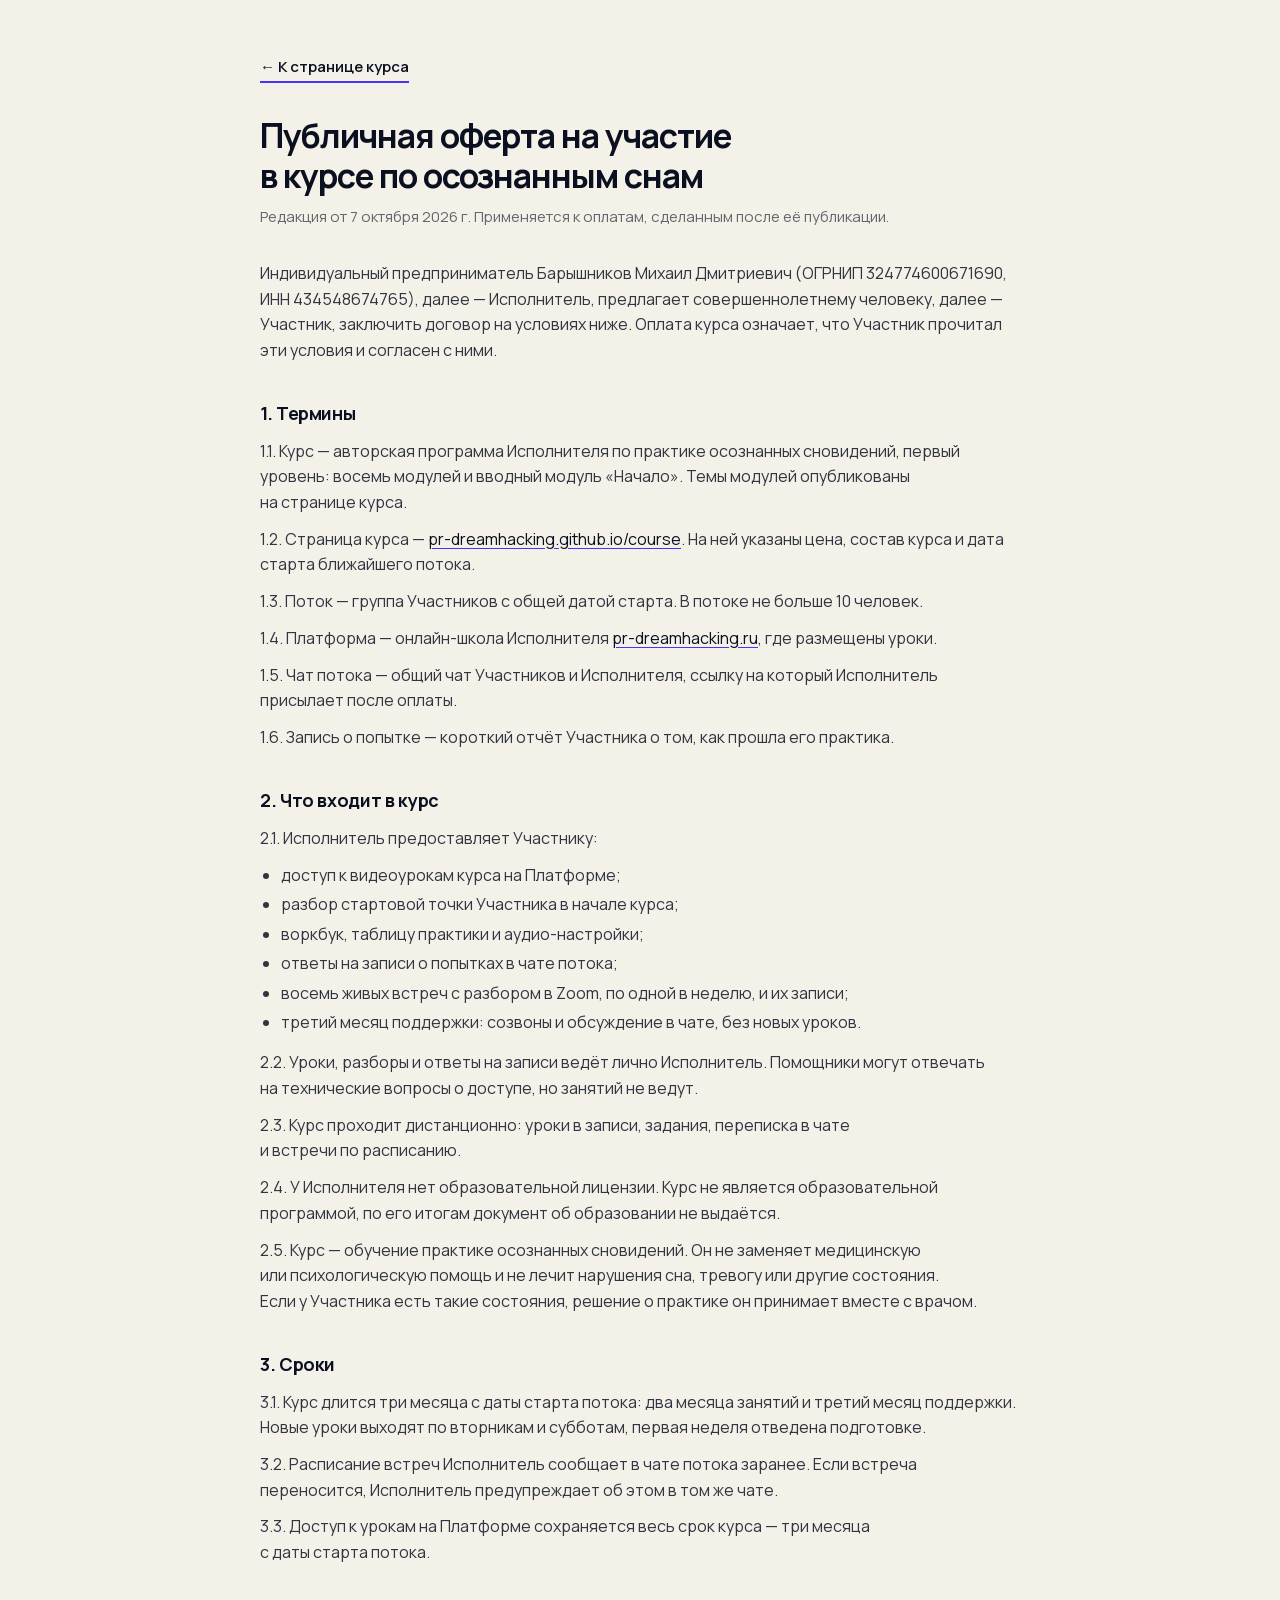
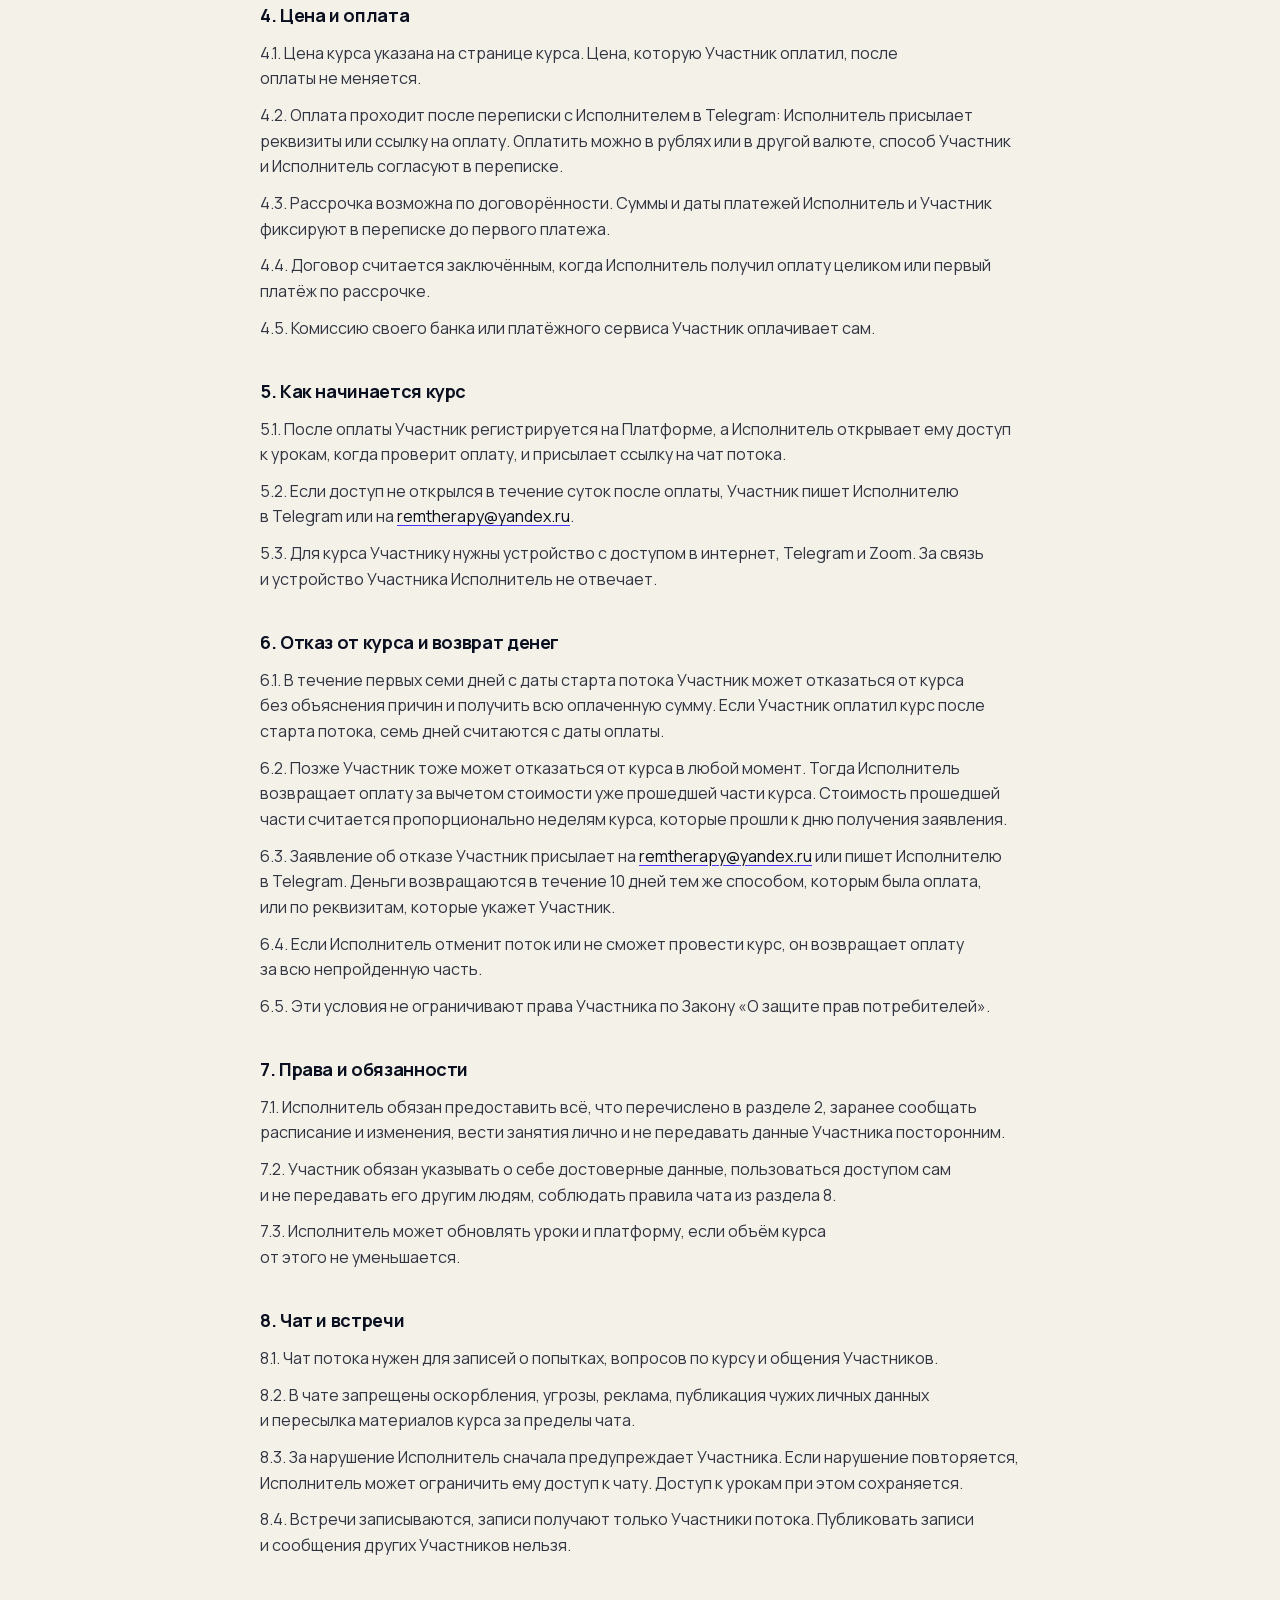
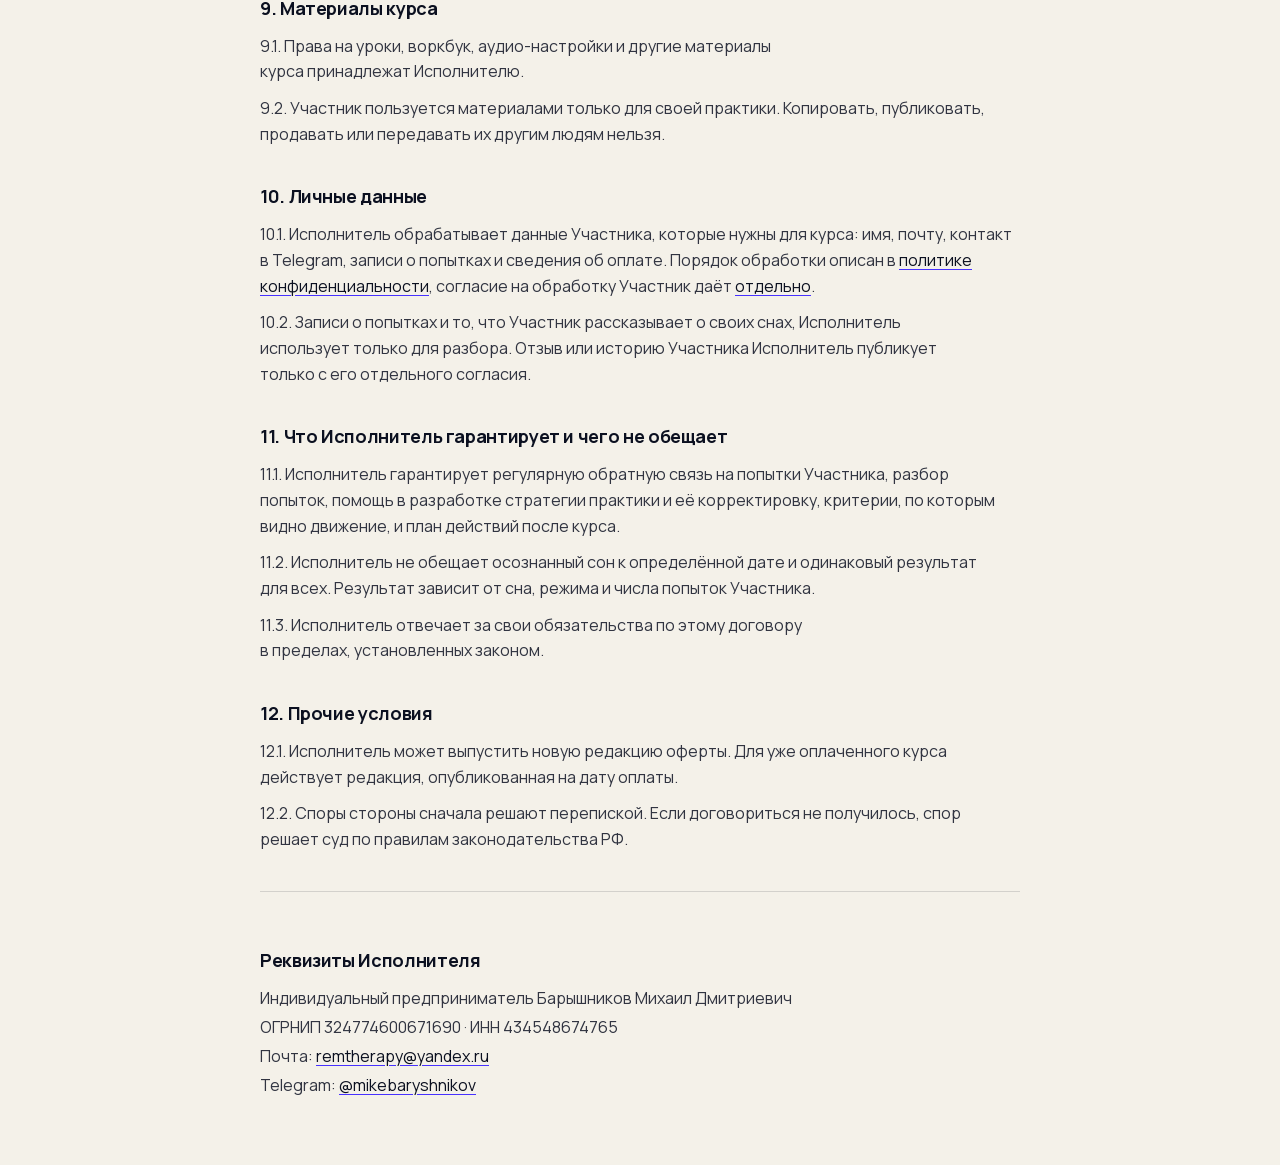
<file: oferta.html>
<!doctype html>
<html lang="ru">
<head>
<meta charset="utf-8">
<meta name="viewport" content="width=device-width,initial-scale=1">
<title>Публичная оферта — курс по осознанным снам</title>
<meta name="robots" content="noindex,nofollow">
<link rel="icon" href="./favicon.svg">
<link rel="stylesheet" href="./fonts.css">
<style>
:root{--night:#0B1020;--paper:#F4F1E9;--indigo:#4832FF;--depth:#182647;
  --font:'Manrope',-apple-system,BlinkMacSystemFont,'Segoe UI',Roboto,sans-serif}
*{box-sizing:border-box}
html{background:var(--paper)}
body{margin:0;font-family:var(--font);background:var(--paper);color:var(--night);
  -webkit-font-smoothing:antialiased;font-size:1rem;line-height:1.6}
.doc{width:min(760px,90vw);margin:0 auto;padding:clamp(2rem,6vh,4rem) 0 4rem}
.back{display:inline-block;margin-bottom:2rem;color:var(--night);text-decoration:none;font-weight:600;
  font-size:.9375rem;border-bottom:2px solid var(--indigo);padding-bottom:.12rem}
h1{font-size:clamp(1.5rem,3vw,2.1rem);line-height:1.2;letter-spacing:-.03em;margin:0 0 .6rem;text-wrap:balance}
.ed{margin:0 0 2rem;color:rgba(11,16,32,.62);font-size:.9375rem}
h2{font-size:1.125rem;letter-spacing:-.02em;margin:2.2rem 0 .7rem}
p,li{color:rgba(11,16,32,.84);text-wrap:pretty}
p{margin:0 0 .7rem}
ol,ul{margin:0 0 .9rem;padding-left:1.3rem}
li{margin:.25rem 0}
a{color:var(--night);text-decoration-color:var(--indigo);text-underline-offset:.2em}
.req{margin-top:2.4rem;padding-top:1.2rem;border-top:1px solid rgba(11,16,32,.14)}
.req p{margin:.2rem 0}
</style>
</head>
<body>
<main class="doc">
<a class="back" href="./">← К&nbsp;странице курса</a>
<h1>Публичная оферта на&nbsp;участие в&nbsp;курсе по&nbsp;осознанным снам</h1>
<p class="ed">Редакция от&nbsp;7&nbsp;октября 2026&nbsp;г. Применяется к&nbsp;оплатам, сделанным после её&nbsp;публикации.</p>

<p>Индивидуальный предприниматель Барышников Михаил Дмитриевич (ОГРНИП 324774600671690, ИНН&nbsp;434548674765), далее — Исполнитель, предлагает совершеннолетнему человеку, далее — Участник, заключить договор на&nbsp;условиях ниже. Оплата курса означает, что&nbsp;Участник прочитал эти&nbsp;условия и&nbsp;согласен с&nbsp;ними.</p>

<h2>1.&nbsp;Термины</h2>
<p>1.1. Курс — авторская программа Исполнителя по&nbsp;практике осознанных сновидений, первый уровень: восемь модулей и&nbsp;вводный модуль «Начало». Темы модулей опубликованы на&nbsp;странице курса.</p>
<p>1.2. Страница курса — <a href="https://pr-dreamhacking.github.io/course/">pr-dreamhacking.github.io/course</a>. На&nbsp;ней указаны цена, состав курса и&nbsp;дата старта ближайшего потока.</p>
<p>1.3. Поток — группа Участников с&nbsp;общей датой старта. В&nbsp;потоке не&nbsp;больше 10&nbsp;человек.</p>
<p>1.4. Платформа — онлайн-школа Исполнителя <a href="https://pr-dreamhacking.ru">pr-dreamhacking.ru</a>, где размещены уроки.</p>
<p>1.5. Чат потока — общий чат Участников и&nbsp;Исполнителя, ссылку на&nbsp;который Исполнитель присылает после оплаты.</p>
<p>1.6. Запись о&nbsp;попытке — короткий отчёт Участника о&nbsp;том, как&nbsp;прошла его&nbsp;практика.</p>

<h2>2.&nbsp;Что&nbsp;входит в&nbsp;курс</h2>
<p>2.1. Исполнитель предоставляет Участнику:</p>
<ul>
<li>доступ к&nbsp;видеоурокам курса на&nbsp;Платформе;</li>
<li>разбор стартовой точки Участника в&nbsp;начале&nbsp;курса;</li>
<li>воркбук, таблицу практики и&nbsp;аудио-настройки;</li>
<li>ответы на&nbsp;записи о&nbsp;попытках в&nbsp;чате&nbsp;потока;</li>
<li>восемь живых встреч с&nbsp;разбором в&nbsp;Zoom, по&nbsp;одной в&nbsp;неделю, и&nbsp;их&nbsp;записи;</li>
<li>третий месяц поддержки: созвоны и&nbsp;обсуждение в&nbsp;чате, без&nbsp;новых&nbsp;уроков.</li>
</ul>
<p>2.2. Уроки, разборы и&nbsp;ответы на&nbsp;записи ведёт лично Исполнитель. Помощники могут отвечать на&nbsp;технические вопросы о&nbsp;доступе, но&nbsp;занятий не&nbsp;ведут.</p>
<p>2.3. Курс проходит дистанционно: уроки в&nbsp;записи, задания, переписка в&nbsp;чате и&nbsp;встречи по&nbsp;расписанию.</p>
<p>2.4. У&nbsp;Исполнителя нет&nbsp;образовательной лицензии. Курс не&nbsp;является образовательной программой, по&nbsp;его&nbsp;итогам документ об&nbsp;образовании не&nbsp;выдаётся.</p>
<p>2.5. Курс — обучение практике осознанных сновидений. Он&nbsp;не&nbsp;заменяет медицинскую или&nbsp;психологическую помощь и&nbsp;не&nbsp;лечит нарушения сна, тревогу или&nbsp;другие состояния. Если&nbsp;у&nbsp;Участника есть такие состояния, решение о&nbsp;практике он&nbsp;принимает вместе с&nbsp;врачом.</p>

<h2>3.&nbsp;Сроки</h2>
<p>3.1. Курс длится три месяца с&nbsp;даты старта потока: два месяца занятий и&nbsp;третий месяц поддержки. Новые уроки выходят по&nbsp;вторникам и&nbsp;субботам, первая неделя отведена&nbsp;подготовке.</p>
<p>3.2. Расписание встреч Исполнитель сообщает в&nbsp;чате потока заранее. Если&nbsp;встреча переносится, Исполнитель предупреждает об&nbsp;этом в&nbsp;том же&nbsp;чате.</p>
<p>3.3. Доступ к&nbsp;урокам на&nbsp;Платформе сохраняется весь срок курса — три месяца с&nbsp;даты старта&nbsp;потока.</p>

<h2>4. Цена и&nbsp;оплата</h2>
<p>4.1. Цена курса указана на&nbsp;странице курса. Цена, которую Участник оплатил, после оплаты не&nbsp;меняется.</p>
<p>4.2. Оплата проходит после переписки с&nbsp;Исполнителем в&nbsp;Telegram: Исполнитель присылает реквизиты или&nbsp;ссылку на&nbsp;оплату. Оплатить можно в&nbsp;рублях или&nbsp;в&nbsp;другой валюте, способ Участник и&nbsp;Исполнитель согласуют в&nbsp;переписке.</p>
<p>4.3. Рассрочка возможна по&nbsp;договорённости. Суммы и&nbsp;даты платежей Исполнитель и&nbsp;Участник фиксируют в&nbsp;переписке до&nbsp;первого&nbsp;платежа.</p>
<p>4.4. Договор считается заключённым, когда Исполнитель получил оплату целиком или&nbsp;первый платёж по&nbsp;рассрочке.</p>
<p>4.5. Комиссию своего банка или&nbsp;платёжного сервиса Участник оплачивает&nbsp;сам.</p>

<h2>5. Как&nbsp;начинается&nbsp;курс</h2>
<p>5.1. После оплаты Участник регистрируется на&nbsp;Платформе, а&nbsp;Исполнитель открывает ему&nbsp;доступ к&nbsp;урокам, когда проверит оплату, и&nbsp;присылает ссылку на&nbsp;чат&nbsp;потока.</p>
<p>5.2. Если&nbsp;доступ не&nbsp;открылся в&nbsp;течение суток после оплаты, Участник пишет Исполнителю в&nbsp;Telegram или&nbsp;на&nbsp;<a href="mailto:remtherapy@yandex.ru">remtherapy@yandex.ru</a>.</p>
<p>5.3. Для&nbsp;курса Участнику нужны устройство с&nbsp;доступом в&nbsp;интернет, Telegram и&nbsp;Zoom. За&nbsp;связь и&nbsp;устройство Участника Исполнитель не&nbsp;отвечает.</p>

<h2>6. Отказ от&nbsp;курса и&nbsp;возврат&nbsp;денег</h2>
<p>6.1. В&nbsp;течение первых семи дней с&nbsp;даты старта потока Участник может отказаться от&nbsp;курса без&nbsp;объяснения причин и&nbsp;получить всю оплаченную сумму. Если&nbsp;Участник оплатил курс после старта потока, семь дней считаются с&nbsp;даты&nbsp;оплаты.</p>
<p>6.2. Позже Участник тоже может отказаться от&nbsp;курса в&nbsp;любой момент. Тогда Исполнитель возвращает оплату за&nbsp;вычетом стоимости уже прошедшей части курса. Стоимость прошедшей части считается пропорционально неделям курса, которые прошли к&nbsp;дню получения&nbsp;заявления.</p>
<p>6.3. Заявление об&nbsp;отказе Участник присылает на&nbsp;<a href="mailto:remtherapy@yandex.ru">remtherapy@yandex.ru</a> или&nbsp;пишет Исполнителю в&nbsp;Telegram. Деньги возвращаются в&nbsp;течение 10&nbsp;дней тем же&nbsp;способом, которым была оплата, или&nbsp;по&nbsp;реквизитам, которые укажет&nbsp;Участник.</p>
<p>6.4. Если&nbsp;Исполнитель отменит поток или&nbsp;не&nbsp;сможет провести курс, он&nbsp;возвращает оплату за&nbsp;всю непройденную&nbsp;часть.</p>
<p>6.5. Эти&nbsp;условия не&nbsp;ограничивают права Участника по&nbsp;Закону «О&nbsp;защите прав&nbsp;потребителей».</p>

<h2>7. Права и&nbsp;обязанности</h2>
<p>7.1. Исполнитель обязан предоставить всё,&nbsp;что&nbsp;перечислено в&nbsp;разделе 2, заранее сообщать расписание и&nbsp;изменения, вести занятия лично и&nbsp;не&nbsp;передавать данные Участника&nbsp;посторонним.</p>
<p>7.2. Участник обязан указывать о&nbsp;себе достоверные данные, пользоваться доступом сам и&nbsp;не&nbsp;передавать его&nbsp;другим людям, соблюдать правила чата из&nbsp;раздела&nbsp;8.</p>
<p>7.3. Исполнитель может обновлять уроки и&nbsp;платформу, если&nbsp;объём курса от&nbsp;этого не&nbsp;уменьшается.</p>

<h2>8. Чат и&nbsp;встречи</h2>
<p>8.1. Чат потока нужен для&nbsp;записей о&nbsp;попытках, вопросов по&nbsp;курсу и&nbsp;общения&nbsp;Участников.</p>
<p>8.2. В&nbsp;чате запрещены оскорбления, угрозы, реклама, публикация чужих личных данных и&nbsp;пересылка материалов курса за&nbsp;пределы&nbsp;чата.</p>
<p>8.3. За&nbsp;нарушение Исполнитель сначала предупреждает Участника. Если&nbsp;нарушение повторяется, Исполнитель может ограничить ему&nbsp;доступ к&nbsp;чату. Доступ к&nbsp;урокам при&nbsp;этом&nbsp;сохраняется.</p>
<p>8.4. Встречи записываются, записи получают только Участники потока. Публиковать записи и&nbsp;сообщения других Участников&nbsp;нельзя.</p>

<h2>9. Материалы&nbsp;курса</h2>
<p>9.1. Права на&nbsp;уроки, воркбук, аудио-настройки и&nbsp;другие материалы курса принадлежат&nbsp;Исполнителю.</p>
<p>9.2. Участник пользуется материалами только для&nbsp;своей практики. Копировать, публиковать, продавать или&nbsp;передавать их&nbsp;другим людям&nbsp;нельзя.</p>

<h2>10. Личные&nbsp;данные</h2>
<p>10.1. Исполнитель обрабатывает данные Участника, которые нужны для&nbsp;курса: имя, почту, контакт в&nbsp;Telegram, записи о&nbsp;попытках и&nbsp;сведения об&nbsp;оплате. Порядок обработки описан в&nbsp;<a href="./politika.html">политике конфиденциальности</a>, согласие на&nbsp;обработку Участник даёт&nbsp;<a href="./soglasie.html">отдельно</a>.</p>
<p>10.2. Записи о&nbsp;попытках и&nbsp;то,&nbsp;что&nbsp;Участник рассказывает о&nbsp;своих снах, Исполнитель использует только для&nbsp;разбора. Отзыв или&nbsp;историю Участника Исполнитель публикует только с&nbsp;его&nbsp;отдельного&nbsp;согласия.</p>

<h2>11. Что&nbsp;Исполнитель гарантирует и&nbsp;чего не&nbsp;обещает</h2>
<p>11.1. Исполнитель гарантирует регулярную обратную связь на&nbsp;попытки Участника, разбор попыток, помощь в&nbsp;разработке стратегии практики и&nbsp;её&nbsp;корректировку, критерии, по&nbsp;которым видно движение, и&nbsp;план действий после&nbsp;курса.</p>
<p>11.2. Исполнитель не&nbsp;обещает осознанный сон к&nbsp;определённой дате и&nbsp;одинаковый результат для&nbsp;всех. Результат зависит от&nbsp;сна, режима и&nbsp;числа попыток&nbsp;Участника.</p>
<p>11.3. Исполнитель отвечает за&nbsp;свои обязательства по&nbsp;этому договору в&nbsp;пределах, установленных&nbsp;законом.</p>

<h2>12. Прочие&nbsp;условия</h2>
<p>12.1. Исполнитель может выпустить новую редакцию оферты. Для&nbsp;уже оплаченного курса действует редакция, опубликованная на&nbsp;дату&nbsp;оплаты.</p>
<p>12.2. Споры стороны сначала решают перепиской. Если&nbsp;договориться не&nbsp;получилось, спор решает суд по&nbsp;правилам законодательства&nbsp;РФ.</p>

<div class="req">
<h2>Реквизиты&nbsp;Исполнителя</h2>
<p>Индивидуальный предприниматель Барышников Михаил&nbsp;Дмитриевич</p>
<p>ОГРНИП 324774600671690 · ИНН&nbsp;434548674765</p>
<p>Почта: <a href="mailto:remtherapy@yandex.ru">remtherapy@yandex.ru</a></p>
<p>Telegram: <a href="https://t.me/mikebaryshnikov">@mikebaryshnikov</a></p>
</div>
</main>
</body>
</html>
</file>
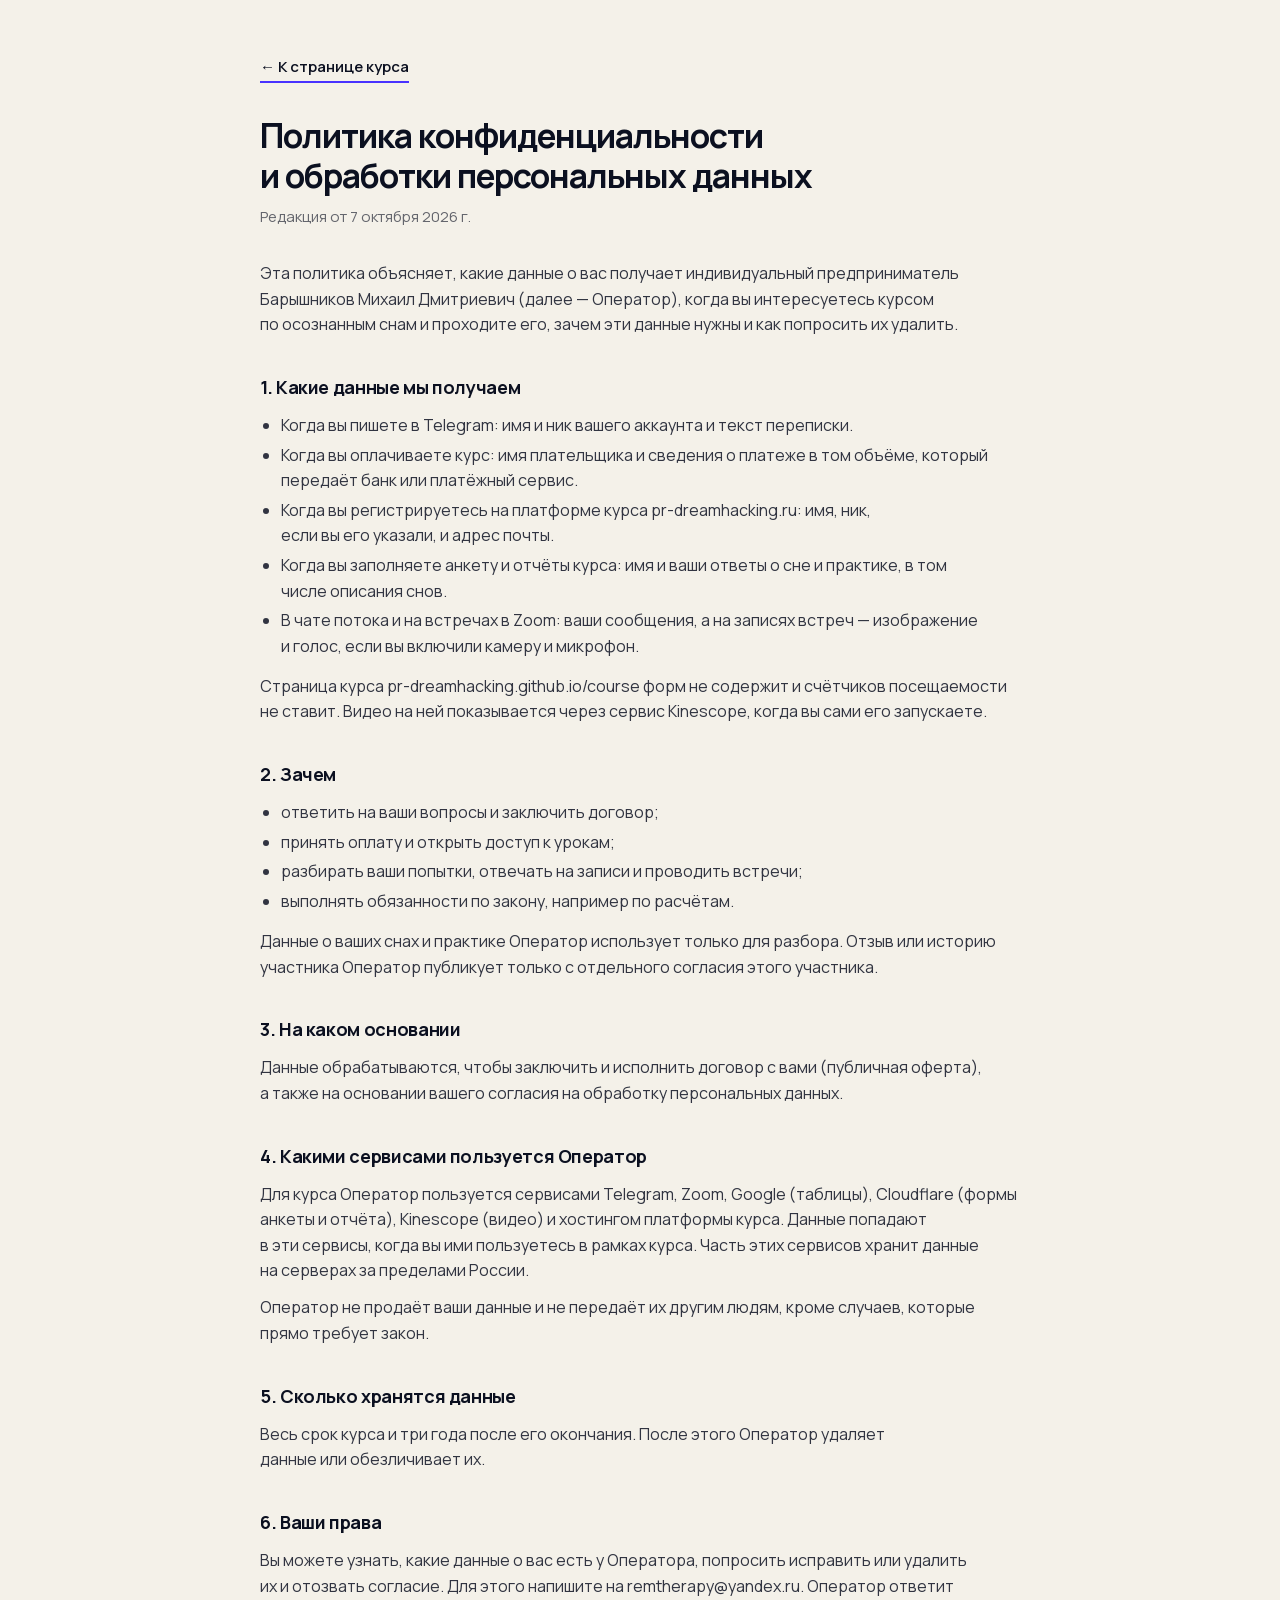
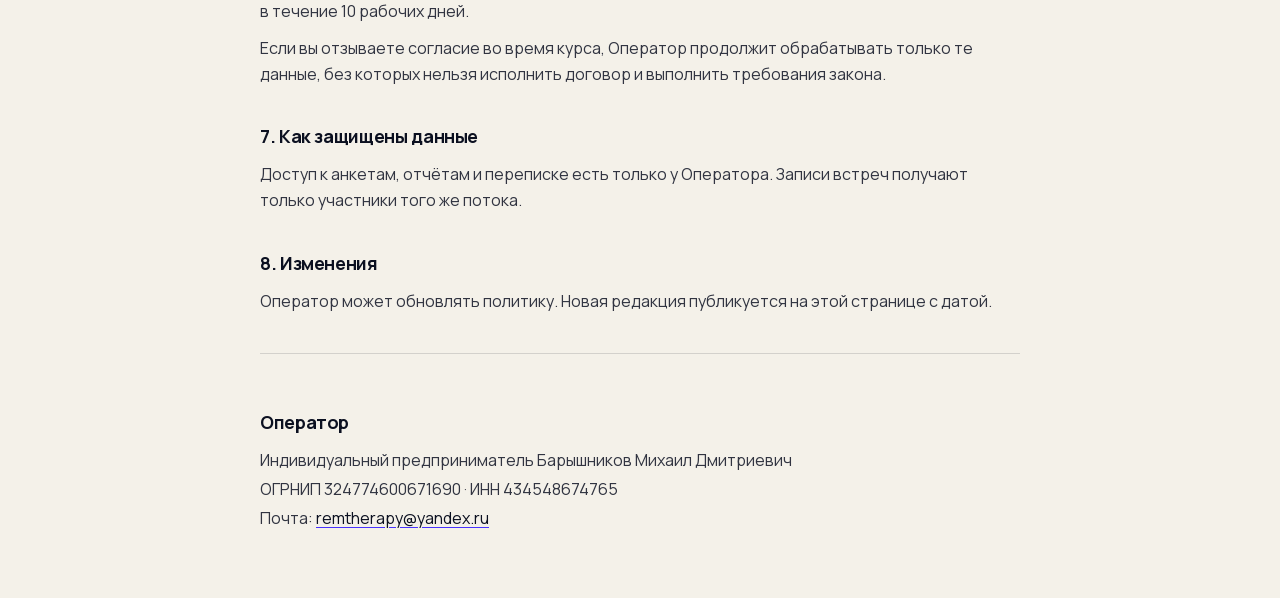
<file: politika.html>
<!doctype html>
<html lang="ru">
<head>
<meta charset="utf-8">
<meta name="viewport" content="width=device-width,initial-scale=1">
<title>Политика конфиденциальности — курс по осознанным снам</title>
<meta name="robots" content="noindex,nofollow">
<link rel="icon" href="./favicon.svg">
<link rel="stylesheet" href="./fonts.css">
<style>
:root{--night:#0B1020;--paper:#F4F1E9;--indigo:#4832FF;--depth:#182647;
  --font:'Manrope',-apple-system,BlinkMacSystemFont,'Segoe UI',Roboto,sans-serif}
*{box-sizing:border-box}
html{background:var(--paper)}
body{margin:0;font-family:var(--font);background:var(--paper);color:var(--night);
  -webkit-font-smoothing:antialiased;font-size:1rem;line-height:1.6}
.doc{width:min(760px,90vw);margin:0 auto;padding:clamp(2rem,6vh,4rem) 0 4rem}
.back{display:inline-block;margin-bottom:2rem;color:var(--night);text-decoration:none;font-weight:600;
  font-size:.9375rem;border-bottom:2px solid var(--indigo);padding-bottom:.12rem}
h1{font-size:clamp(1.5rem,3vw,2.1rem);line-height:1.2;letter-spacing:-.03em;margin:0 0 .6rem;text-wrap:balance}
.ed{margin:0 0 2rem;color:rgba(11,16,32,.62);font-size:.9375rem}
h2{font-size:1.125rem;letter-spacing:-.02em;margin:2.2rem 0 .7rem}
p,li{color:rgba(11,16,32,.84);text-wrap:pretty}
p{margin:0 0 .7rem}
ol,ul{margin:0 0 .9rem;padding-left:1.3rem}
li{margin:.25rem 0}
a{color:var(--night);text-decoration-color:var(--indigo);text-underline-offset:.2em}
.req{margin-top:2.4rem;padding-top:1.2rem;border-top:1px solid rgba(11,16,32,.14)}
.req p{margin:.2rem 0}
</style>
</head>
<body>
<main class="doc">
<a class="back" href="./">← К&nbsp;странице курса</a>
<h1>Политика конфиденциальности и&nbsp;обработки персональных данных</h1>
<p class="ed">Редакция от&nbsp;7 октября 2026&nbsp;г.</p>

<p>Эта политика объясняет, какие данные о&nbsp;вас получает индивидуальный предприниматель Барышников Михаил Дмитриевич (далее — Оператор), когда вы&nbsp;интересуетесь курсом по&nbsp;осознанным снам и&nbsp;проходите его,&nbsp;зачем эти&nbsp;данные нужны и&nbsp;как&nbsp;попросить их&nbsp;удалить.</p>

<h2>1. Какие данные мы&nbsp;получаем</h2>
<ul>
<li>Когда вы&nbsp;пишете в&nbsp;Telegram: имя и&nbsp;ник вашего аккаунта и&nbsp;текст&nbsp;переписки.</li>
<li>Когда вы&nbsp;оплачиваете курс: имя плательщика и&nbsp;сведения о&nbsp;платеже в&nbsp;том объёме, который передаёт банк или&nbsp;платёжный&nbsp;сервис.</li>
<li>Когда вы&nbsp;регистрируетесь на&nbsp;платформе курса pr-dreamhacking.ru: имя, ник, если&nbsp;вы&nbsp;его&nbsp;указали, и&nbsp;адрес&nbsp;почты.</li>
<li>Когда вы&nbsp;заполняете анкету и&nbsp;отчёты курса: имя и&nbsp;ваши ответы о&nbsp;сне и&nbsp;практике, в&nbsp;том числе описания&nbsp;снов.</li>
<li>В&nbsp;чате потока и&nbsp;на&nbsp;встречах в&nbsp;Zoom: ваши сообщения, а&nbsp;на&nbsp;записях встреч — изображение и&nbsp;голос, если&nbsp;вы&nbsp;включили камеру и&nbsp;микрофон.</li>
</ul>
<p>Страница курса pr-dreamhacking.github.io/course форм не&nbsp;содержит и&nbsp;счётчиков посещаемости не&nbsp;ставит. Видео на&nbsp;ней показывается через&nbsp;сервис Kinescope, когда вы&nbsp;сами его&nbsp;запускаете.</p>

<h2>2.&nbsp;Зачем</h2>
<ul>
<li>ответить на&nbsp;ваши вопросы и&nbsp;заключить&nbsp;договор;</li>
<li>принять оплату и&nbsp;открыть доступ к&nbsp;урокам;</li>
<li>разбирать ваши попытки, отвечать на&nbsp;записи и&nbsp;проводить&nbsp;встречи;</li>
<li>выполнять обязанности по&nbsp;закону, например по&nbsp;расчётам.</li>
</ul>
<p>Данные о&nbsp;ваших снах и&nbsp;практике Оператор использует только для&nbsp;разбора. Отзыв или&nbsp;историю участника Оператор публикует только с&nbsp;отдельного согласия этого&nbsp;участника.</p>

<h2>3. На&nbsp;каком&nbsp;основании</h2>
<p>Данные обрабатываются, чтобы&nbsp;заключить и&nbsp;исполнить договор с&nbsp;вами (публичная оферта), а&nbsp;также на&nbsp;основании вашего согласия на&nbsp;обработку персональных&nbsp;данных.</p>

<h2>4. Какими сервисами пользуется&nbsp;Оператор</h2>
<p>Для&nbsp;курса Оператор пользуется сервисами Telegram, Zoom, Google (таблицы), Cloudflare (формы анкеты и&nbsp;отчёта), Kinescope (видео) и&nbsp;хостингом платформы курса. Данные попадают в&nbsp;эти&nbsp;сервисы, когда вы&nbsp;ими пользуетесь в&nbsp;рамках курса. Часть этих&nbsp;сервисов хранит данные на&nbsp;серверах за&nbsp;пределами&nbsp;России.</p>
<p>Оператор не&nbsp;продаёт ваши данные и&nbsp;не&nbsp;передаёт их&nbsp;другим людям, кроме случаев, которые прямо требует&nbsp;закон.</p>

<h2>5. Сколько хранятся&nbsp;данные</h2>
<p>Весь срок курса и&nbsp;три года после его&nbsp;окончания. После этого Оператор удаляет данные или&nbsp;обезличивает&nbsp;их.</p>

<h2>6. Ваши&nbsp;права</h2>
<p>Вы&nbsp;можете узнать, какие данные о&nbsp;вас есть у&nbsp;Оператора, попросить исправить или&nbsp;удалить их&nbsp;и&nbsp;отозвать согласие. Для&nbsp;этого напишите на&nbsp;remtherapy@yandex.ru. Оператор ответит в&nbsp;течение 10 рабочих&nbsp;дней.</p>
<p>Если&nbsp;вы&nbsp;отзываете согласие во&nbsp;время курса, Оператор продолжит обрабатывать только те данные, без&nbsp;которых нельзя исполнить договор и&nbsp;выполнить требования&nbsp;закона.</p>

<h2>7. Как&nbsp;защищены&nbsp;данные</h2>
<p>Доступ к&nbsp;анкетам, отчётам и&nbsp;переписке есть только у&nbsp;Оператора. Записи встреч получают только участники того же&nbsp;потока.</p>

<h2>8.&nbsp;Изменения</h2>
<p>Оператор может обновлять политику. Новая редакция публикуется на&nbsp;этой странице с&nbsp;датой.</p>

<div class="req">
<h2>Оператор</h2>
<p>Индивидуальный предприниматель Барышников Михаил&nbsp;Дмитриевич</p>
<p>ОГРНИП 324774600671690 · ИНН&nbsp;434548674765</p>
<p>Почта: <a href="mailto:remtherapy@yandex.ru">remtherapy@yandex.ru</a></p>
</div>
</main>
</body>
</html>
</file>
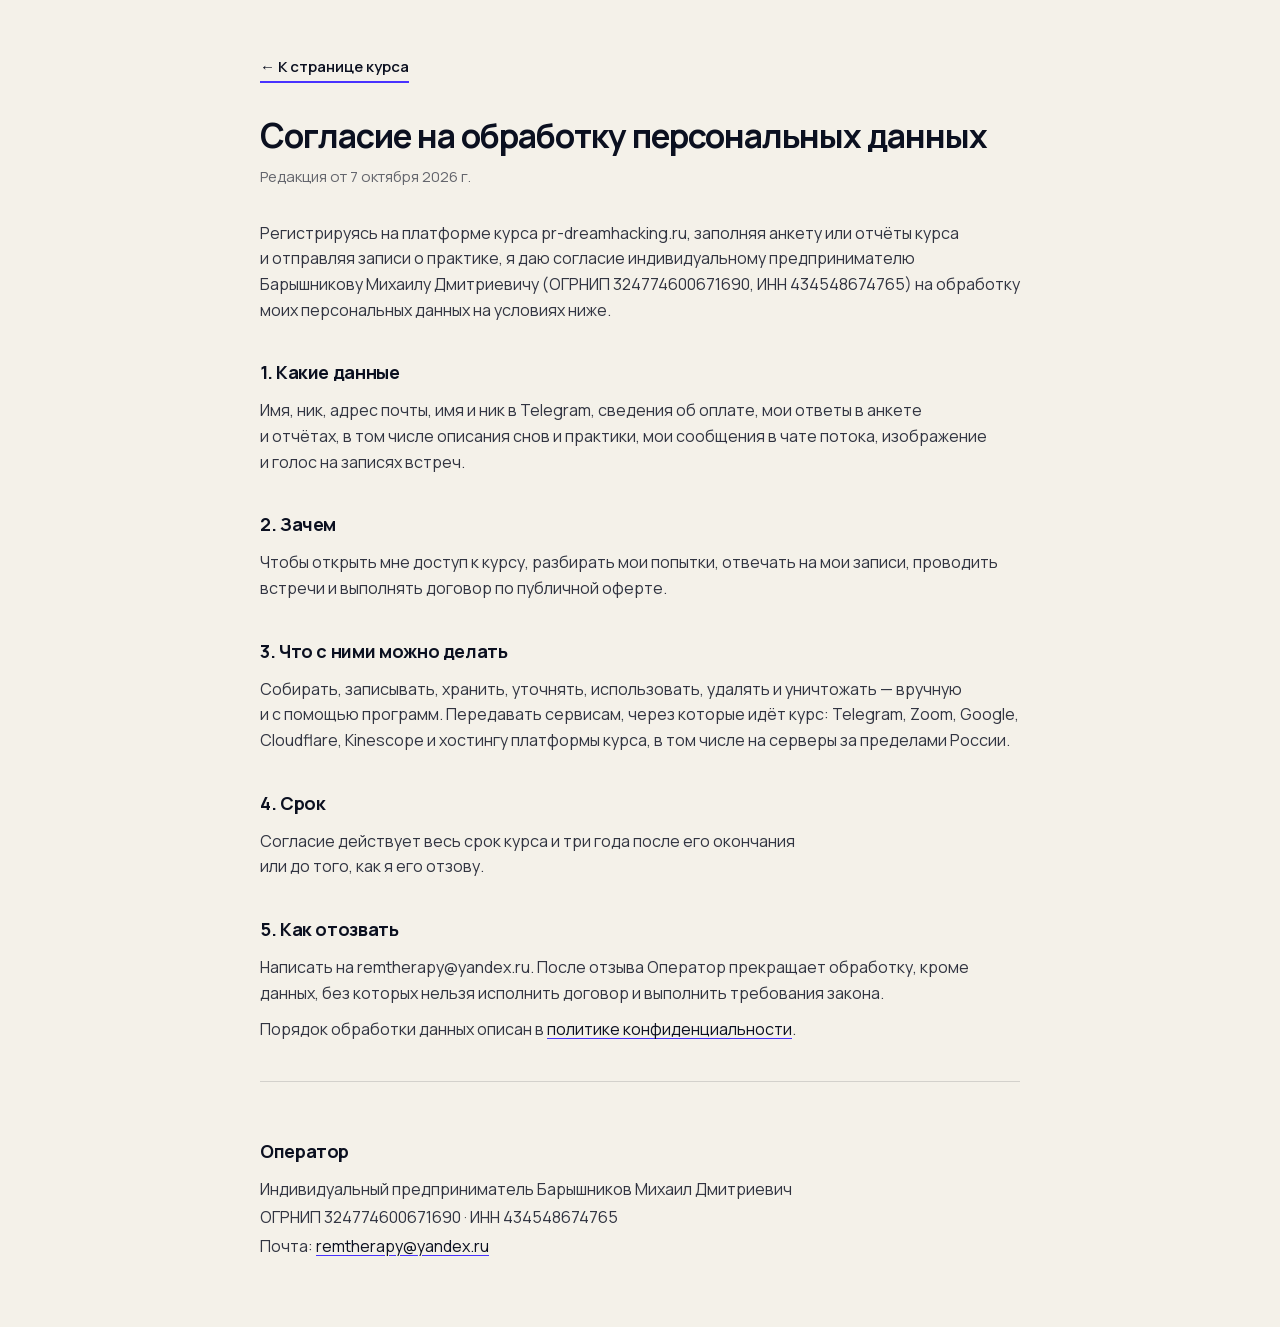
<file: soglasie.html>
<!doctype html>
<html lang="ru">
<head>
<meta charset="utf-8">
<meta name="viewport" content="width=device-width,initial-scale=1">
<title>Согласие на обработку персональных данных — курс по осознанным снам</title>
<meta name="robots" content="noindex,nofollow">
<link rel="icon" href="./favicon.svg">
<link rel="stylesheet" href="./fonts.css">
<style>
:root{--night:#0B1020;--paper:#F4F1E9;--indigo:#4832FF;--depth:#182647;
  --font:'Manrope',-apple-system,BlinkMacSystemFont,'Segoe UI',Roboto,sans-serif}
*{box-sizing:border-box}
html{background:var(--paper)}
body{margin:0;font-family:var(--font);background:var(--paper);color:var(--night);
  -webkit-font-smoothing:antialiased;font-size:1rem;line-height:1.6}
.doc{width:min(760px,90vw);margin:0 auto;padding:clamp(2rem,6vh,4rem) 0 4rem}
.back{display:inline-block;margin-bottom:2rem;color:var(--night);text-decoration:none;font-weight:600;
  font-size:.9375rem;border-bottom:2px solid var(--indigo);padding-bottom:.12rem}
h1{font-size:clamp(1.5rem,3vw,2.1rem);line-height:1.2;letter-spacing:-.03em;margin:0 0 .6rem;text-wrap:balance}
.ed{margin:0 0 2rem;color:rgba(11,16,32,.62);font-size:.9375rem}
h2{font-size:1.125rem;letter-spacing:-.02em;margin:2.2rem 0 .7rem}
p,li{color:rgba(11,16,32,.84);text-wrap:pretty}
p{margin:0 0 .7rem}
ol,ul{margin:0 0 .9rem;padding-left:1.3rem}
li{margin:.25rem 0}
a{color:var(--night);text-decoration-color:var(--indigo);text-underline-offset:.2em}
.req{margin-top:2.4rem;padding-top:1.2rem;border-top:1px solid rgba(11,16,32,.14)}
.req p{margin:.2rem 0}
</style>
</head>
<body>
<main class="doc">
<a class="back" href="./">← К&nbsp;странице курса</a>
<h1>Согласие на&nbsp;обработку персональных&nbsp;данных</h1>
<p class="ed">Редакция от&nbsp;7 октября 2026&nbsp;г.</p>

<p>Регистрируясь на&nbsp;платформе курса pr-dreamhacking.ru, заполняя анкету или&nbsp;отчёты курса и&nbsp;отправляя записи о&nbsp;практике, я&nbsp;даю согласие индивидуальному предпринимателю Барышникову Михаилу Дмитриевичу (ОГРНИП 324774600671690, ИНН 434548674765) на&nbsp;обработку моих персональных данных на&nbsp;условиях&nbsp;ниже.</p>

<h2>1. Какие&nbsp;данные</h2>
<p>Имя, ник, адрес почты, имя и&nbsp;ник в&nbsp;Telegram, сведения об&nbsp;оплате, мои ответы в&nbsp;анкете и&nbsp;отчётах, в&nbsp;том числе описания снов и&nbsp;практики, мои сообщения в&nbsp;чате потока, изображение и&nbsp;голос на&nbsp;записях&nbsp;встреч.</p>

<h2>2.&nbsp;Зачем</h2>
<p>Чтобы&nbsp;открыть мне доступ к&nbsp;курсу, разбирать мои попытки, отвечать на&nbsp;мои записи, проводить встречи и&nbsp;выполнять договор по&nbsp;публичной&nbsp;оферте.</p>

<h2>3. Что&nbsp;с&nbsp;ними можно&nbsp;делать</h2>
<p>Собирать, записывать, хранить, уточнять, использовать, удалять и&nbsp;уничтожать — вручную и&nbsp;с&nbsp;помощью программ. Передавать сервисам, через&nbsp;которые идёт курс: Telegram, Zoom, Google, Cloudflare, Kinescope и&nbsp;хостингу платформы курса, в&nbsp;том числе на&nbsp;серверы за&nbsp;пределами&nbsp;России.</p>

<h2>4.&nbsp;Срок</h2>
<p>Согласие действует весь срок курса и&nbsp;три года после его&nbsp;окончания или&nbsp;до&nbsp;того, как&nbsp;я&nbsp;его&nbsp;отзову.</p>

<h2>5.&nbsp;Как&nbsp;отозвать</h2>
<p>Написать на&nbsp;remtherapy@yandex.ru. После отзыва Оператор прекращает обработку, кроме данных, без&nbsp;которых нельзя исполнить договор и&nbsp;выполнить требования&nbsp;закона.</p>

<p>Порядок обработки данных описан в&nbsp;<a href="./politika.html">политике конфиденциальности</a>.</p>

<div class="req">
<h2>Оператор</h2>
<p>Индивидуальный предприниматель Барышников Михаил&nbsp;Дмитриевич</p>
<p>ОГРНИП 324774600671690 · ИНН&nbsp;434548674765</p>
<p>Почта: <a href="mailto:remtherapy@yandex.ru">remtherapy@yandex.ru</a></p>
</div>
</main>
</body>
</html>
</file>
<file: fonts.css>
/* Manrope — гарнитура брендбука, разд. 2. SIL Open Font License 1.1.
   Файлы лежат локально: сайт не обращается к внешним шрифтовым сервисам.
   Вариативный, один файл на диапазон весов 400-800. */

@font-face {
  font-family: 'Manrope';
  font-style: normal;
  font-weight: 400 800;
  font-display: swap;
  src: url('./fonts/manrope-400-800-cyrillic.woff2') format('woff2');
  unicode-range: U+0301, U+0400-045F, U+0490-0491, U+04B0-04B1, U+2116;
}

@font-face {
  font-family: 'Manrope';
  font-style: normal;
  font-weight: 400 800;
  font-display: swap;
  src: url('./fonts/manrope-400-800-latin.woff2') format('woff2');
  unicode-range: U+0000-00FF, U+0131, U+0152-0153, U+02BB-02BC, U+02C6, U+02DA, U+02DC, U+0304, U+0308, U+0329, U+2000-206F, U+20AC, U+2122, U+2191, U+2193, U+2212, U+2215, U+FEFF, U+FFFD;
}
</file>
